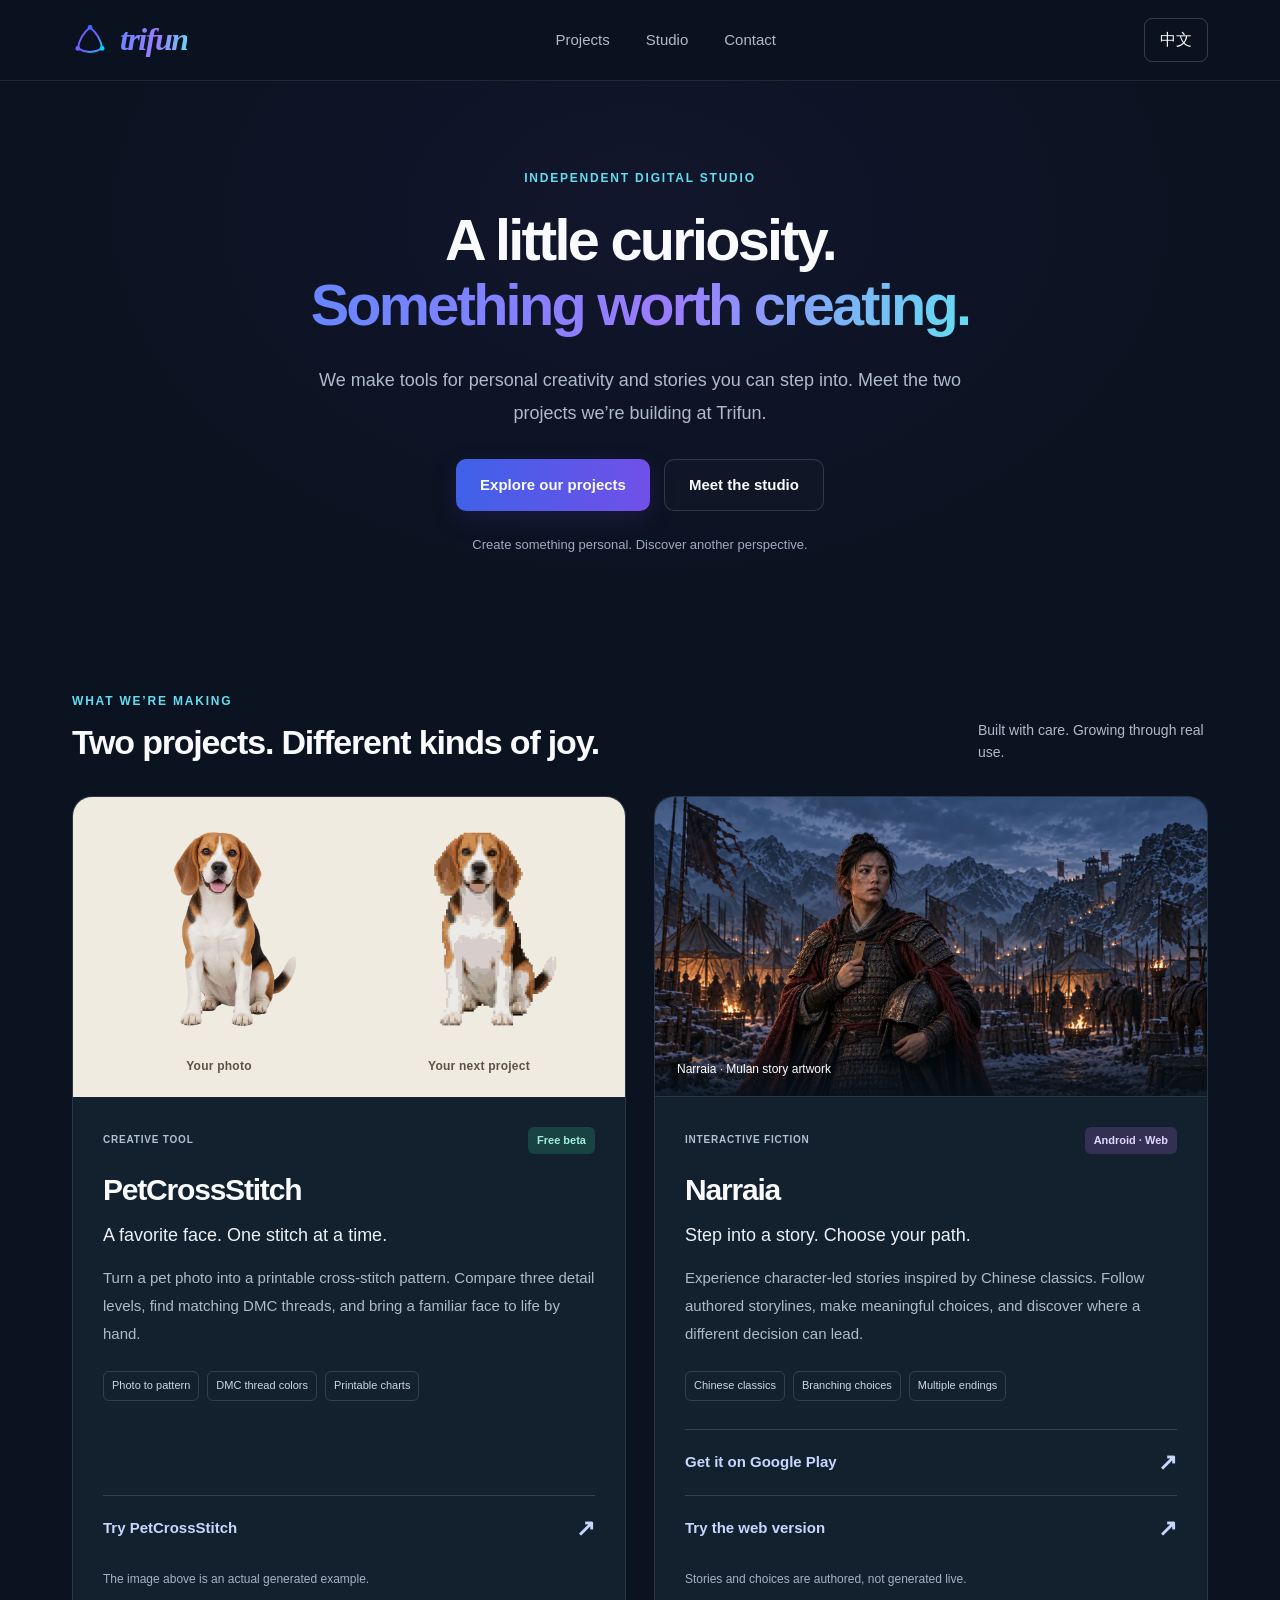
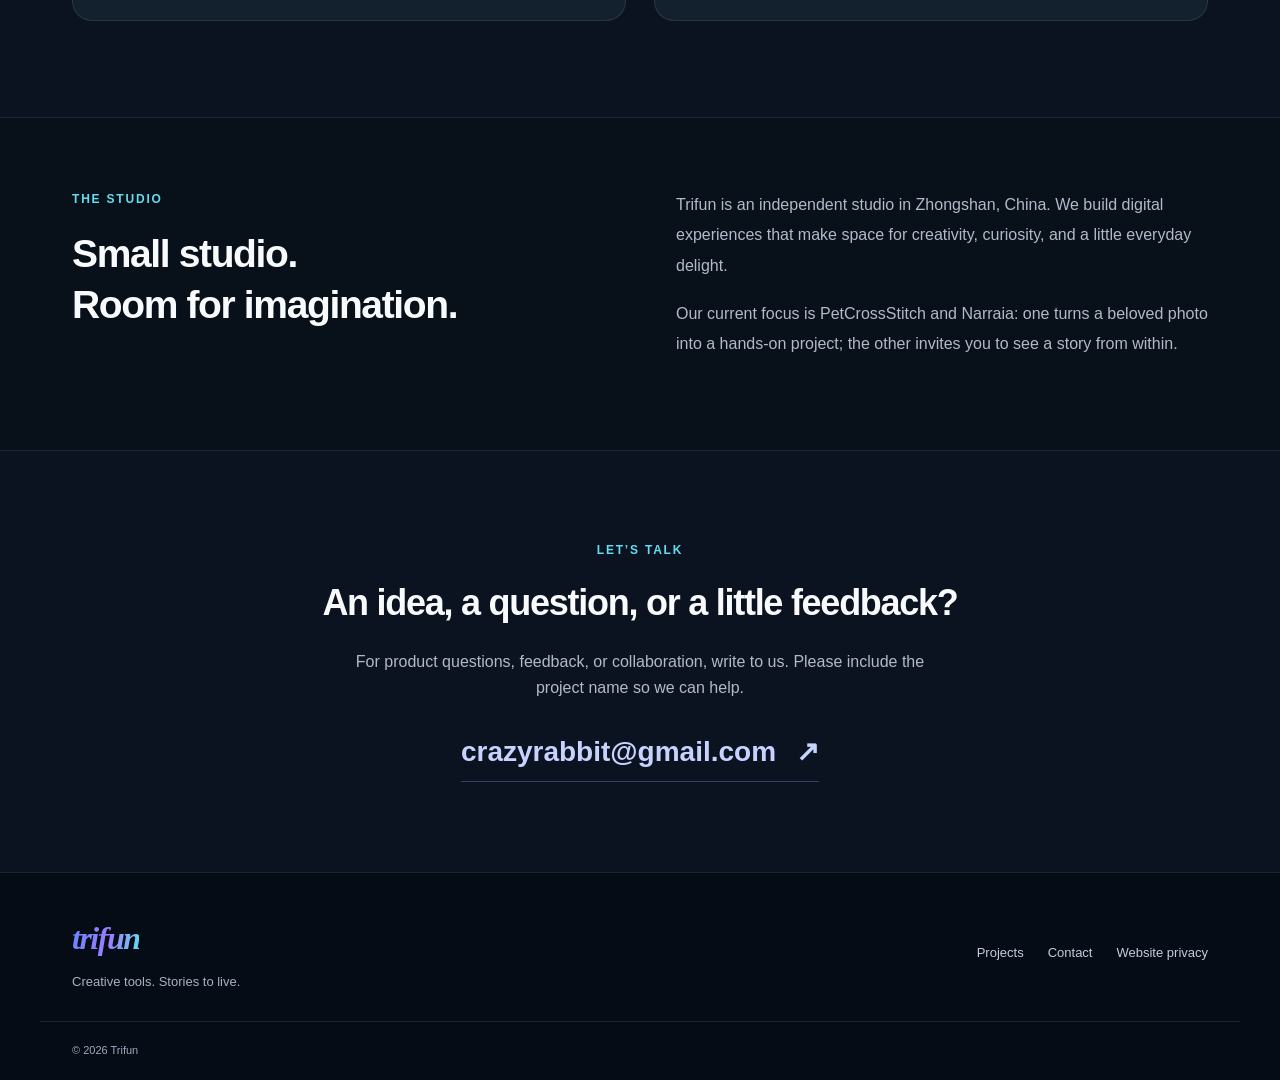
<file: index.html>
<!doctype html><html lang="en"><head><meta charset="UTF-8"><meta name="viewport" content="width=device-width, initial-scale=1">
<meta name="google-site-verification" content="fvUn4S6JW9ib2L2KeIVXr1EP-e-SXwjg8gh4dw78Oks">
<title>Trifun — Creative tools & interactive stories</title>
<meta name="description" content="Trifun is an independent digital studio building PetCrossStitch, a pet photo to cross-stitch tool, and Narraia, an interactive fiction experience.">
<meta property="og:title" content="Trifun — Creative tools & interactive stories"><meta property="og:description" content="Meet PetCrossStitch and Narraia. Two projects, one curious studio."><meta property="og:type" content="website"><meta property="og:url" content="https://trifun.bot.cd/"><meta name="theme-color" content="#0b1220"><link rel="canonical" href="https://trifun.bot.cd/"><link rel="icon" href="data:image/svg+xml,%3Csvg xmlns='http://www.w3.org/2000/svg' viewBox='0 0 240 240'%3E%3Cdefs%3E%3ClinearGradient id='g' x1='0' y1='0' x2='1' y2='1'%3E%3Cstop offset='0' stop-color='%233E6BFF'/%3E%3Cstop offset='0.5' stop-color='%237C5CFF'/%3E%3Cstop offset='1' stop-color='%2300D4FF'/%3E%3C/linearGradient%3E%3C/defs%3E%3Cpath d='M120 36 Q 52 88, 39 176' stroke='url(%23g)' stroke-width='13' stroke-linecap='round' fill='none'/%3E%3Cpath d='M39 176 Q 120 224, 201 176' stroke='url(%23g)' stroke-width='13' stroke-linecap='round' fill='none'/%3E%3Cpath d='M201 176 Q 188 88, 120 36' stroke='url(%23g)' stroke-width='13' stroke-linecap='round' fill='none'/%3E%3Ccircle cx='120' cy='36' r='16' fill='%233E6BFF'/%3E%3Ccircle cx='39' cy='176' r='16' fill='%237C5CFF'/%3E%3Ccircle cx='201' cy='176' r='16' fill='%2300D4FF'/%3E%3C/svg%3E" /><link rel="stylesheet" href="styles.css"><script src="site.js" defer></script></head><body><a class="skip-link" href="#main"><span data-en="Skip to content" data-zh="跳到正文" >Skip to content</span></a><header><div class="container header-inner"><a href="#top" class="logo-group" aria-label="Trifun home"><svg class="logo-svg" viewBox="0 0 240 240" fill="none" xmlns="http://www.w3.org/2000/svg">
        <defs>
          <linearGradient id="headerLogoGrad" x1="0" y1="0" x2="1" y2="1">
            <stop offset="0" stop-color="#3E6BFF"/>
            <stop offset="0.5" stop-color="#7C5CFF"/>
            <stop offset="1" stop-color="#00D4FF"/>
          </linearGradient>
        </defs>
        <path d="M120 36 Q 52 88, 39 176" stroke="url(#headerLogoGrad)" stroke-width="13" stroke-linecap="round"/>
        <path d="M39 176 Q 120 224, 201 176" stroke="url(#headerLogoGrad)" stroke-width="13" stroke-linecap="round"/>
        <path d="M201 176 Q 188 88, 120 36" stroke="url(#headerLogoGrad)" stroke-width="13" stroke-linecap="round"/>
        <circle cx="120" cy="36" r="16" fill="#3E6BFF"/>
        <circle cx="39" cy="176" r="16" fill="#7C5CFF"/>
        <circle cx="201" cy="176" r="16" fill="#00D4FF"/>
      </svg><span class="wordmark">trifun</span></a><nav class="desktop" aria-label="Main navigation"><a href="#projects" class=""><span data-en="Projects" data-zh="项目" >Projects</span></a><a href="#studio" class=""><span data-en="Studio" data-zh="工作室" >Studio</span></a><a href="#contact" class=""><span data-en="Contact" data-zh="联系" >Contact</span></a></nav><div class="header-actions"><button id="language" type="button" aria-label="切换为中文">中文</button><button class="burger" id="burgerBtn" type="button" aria-label="Menu" aria-expanded="false" aria-controls="mobileMenu"><span></span><span></span><span></span></button></div></div><nav class="container mobile-menu" id="mobileMenu" aria-label="Mobile navigation" hidden><a href="#projects" class=""><span data-en="Projects" data-zh="项目" >Projects</span></a><a href="#studio" class=""><span data-en="Studio" data-zh="工作室" >Studio</span></a><a href="#contact" class=""><span data-en="Contact" data-zh="联系" >Contact</span></a></nav></header><main id="main"><section class="hero container" id="top"><p class="eyebrow"><span data-en="INDEPENDENT DIGITAL STUDIO" data-zh="独立数字创意工作室" >INDEPENDENT DIGITAL STUDIO</span></p><h1><span data-en="A little curiosity." data-zh="从一点好奇开始。" >A little curiosity.</span><br><span class="gradient"><span data-en="Something worth creating." data-zh="创造值得投入的乐趣。" >Something worth creating.</span></span></h1><p class="hero-sub"><span data-en="We make tools for personal creativity and stories you can step into. Meet the two projects we’re building at Trifun." data-zh="我们打造让创意落地的工具，也创作让人走进其中的故事。这是 Trifun 正在用心打磨的两个项目。" >We make tools for personal creativity and stories you can step into. Meet the two projects we’re building at Trifun.</span></p><div class="cta-row"><a href="#projects" class="btn btn-primary"><span data-en="Explore our projects" data-zh="探索我们的项目" >Explore our projects</span></a><a href="#studio" class="btn btn-secondary"><span data-en="Meet the studio" data-zh="认识工作室" >Meet the studio</span></a></div><p class="hero-note"><span data-en="Create something personal. Discover another perspective." data-zh="留住珍贵的日常，体验不同的人生。" >Create something personal. Discover another perspective.</span></p></section><section class="section container" id="projects"><span id="games" class="anchor-alias" aria-hidden="true"></span><div class="section-heading"><div><p class="eyebrow"><span data-en="WHAT WE’RE MAKING" data-zh="我们正在创造" >WHAT WE’RE MAKING</span></p><h2><span data-en="Two projects. Different kinds of joy." data-zh="两个项目，两种乐趣。" >Two projects. Different kinds of joy.</span></h2></div><p><span data-en="Built with care. Growing through real use." data-zh="从真实体验出发，一步步打磨。" >Built with care. Growing through real use.</span></p></div><div class="project-grid"><article class="project-card" id="petcrossstitch"><div class="pet-visual"><figure><img src="assets/pet-photo.webp" width="600" height="800" alt="Beagle photo with the background removed" data-alt-en="Beagle photo with the background removed" data-alt-zh="移除背景后的比格犬照片" fetchpriority="high"><figcaption><span data-en="Your photo" data-zh="宠物照片" >Your photo</span></figcaption></figure><figure><img src="assets/pet-pattern.png" width="900" height="1200" alt="Cross-stitch pattern generated from the same beagle photo" data-alt-en="Cross-stitch pattern generated from the same beagle photo" data-alt-zh="由同一张比格犬照片生成的十字绣图案"><figcaption><span data-en="Your next project" data-zh="下一份手作" >Your next project</span></figcaption></figure></div><div class="project-body"><div class="project-meta"><span data-en="CREATIVE TOOL" data-zh="创作工具" >CREATIVE TOOL</span><span class="status"><span data-en="Free beta" data-zh="免费测试版" >Free beta</span></span></div><h3>PetCrossStitch</h3><p class="project-tagline"><span data-en="A favorite face. One stitch at a time." data-zh="把心爱的宠物，绣进日常。" >A favorite face. One stitch at a time.</span></p><p class="project-description"><span data-en="Turn a pet photo into a printable cross-stitch pattern. Compare three detail levels, find matching DMC threads, and bring a familiar face to life by hand." data-zh="将宠物照片变成可打印的十字绣图纸。比较三种细节等级，匹配真实 DMC 绣线，用一针一线留住熟悉的模样。" >Turn a pet photo into a printable cross-stitch pattern. Compare three detail levels, find matching DMC threads, and bring a familiar face to life by hand.</span></p><ul class="tags"><li><span data-en="Photo to pattern" data-zh="照片转图纸" >Photo to pattern</span></li><li><span data-en="DMC thread colors" data-zh="DMC 绣线配色" >DMC thread colors</span></li><li><span data-en="Printable charts" data-zh="可打印图纸" >Printable charts</span></li></ul><a class="project-link" href="https://petcrossstitch.us.ci/"><span data-en="Try PetCrossStitch" data-zh="体验 PetCrossStitch" >Try PetCrossStitch</span> <span aria-hidden="true">↗</span></a><p class="project-note"><span data-en="The image above is an actual generated example." data-zh="上图为同一张照片的真实生成示例。" >The image above is an actual generated example.</span></p></div></article>
<article class="project-card" id="narraia"><figure class="novel-visual"><img src="assets/narraia-mulan.webp" width="1600" height="900" alt="Mulan in a mountain encampment, story artwork from Narraia" data-alt-en="Mulan in a mountain encampment, story artwork from Narraia" data-alt-zh="山间军营中的花木兰，来自 Narraia 的故事美术"><figcaption><span data-en="Narraia · Mulan story artwork" data-zh="Narraia · 花木兰故事美术" >Narraia · Mulan story artwork</span></figcaption></figure><div class="project-body"><div class="project-meta"><span data-en="INTERACTIVE FICTION" data-zh="互动小说" >INTERACTIVE FICTION</span><span class="status purple"><span data-en="Android · Web" data-zh="Android · 网页版" >Android · Web</span></span></div><h3>Narraia</h3><p class="project-tagline"><span data-en="Step into a story. Choose your path." data-zh="走进故事，作出你的选择。" >Step into a story. Choose your path.</span></p><p class="project-description"><span data-en="Experience character-led stories inspired by Chinese classics. Follow authored storylines, make meaningful choices, and discover where a different decision can lead." data-zh="以角色的视角走进中国经典故事。在精心编写的剧情中作出选择，探索人物关系与不同结局，感受另一种人生。" >Experience character-led stories inspired by Chinese classics. Follow authored storylines, make meaningful choices, and discover where a different decision can lead.</span></p><ul class="tags"><li><span data-en="Chinese classics" data-zh="中国经典故事" >Chinese classics</span></li><li><span data-en="Branching choices" data-zh="分支选择" >Branching choices</span></li><li><span data-en="Multiple endings" data-zh="多种结局" >Multiple endings</span></li></ul><a class="project-link" href="https://play.google.com/store/apps/details?id=com.narraia.ai"><span data-en="Get it on Google Play" data-zh="在 Google Play 下载">Get it on Google Play</span> <span aria-hidden="true">↗</span></a><a class="project-link" href="https://narraia.cn.mt/"><span data-en="Try the web version" data-zh="体验网页版">Try the web version</span> <span aria-hidden="true">↗</span></a><p class="project-note"><span data-en="Stories and choices are authored, not generated live." data-zh="剧情与选项由作者编写，并非实时生成。" >Stories and choices are authored, not generated live.</span></p></div></article></div></section><section class="studio section" id="studio"><div class="container studio-grid"><div><p class="eyebrow"><span data-en="THE STUDIO" data-zh="关于工作室" >THE STUDIO</span></p><h2><span data-en="Small studio." data-zh="小小工作室。" >Small studio.</span><br><span data-en="Room for imagination." data-zh="想象力，大有空间。" >Room for imagination.</span></h2></div><div class="studio-copy"><p><span data-en="Trifun is an independent studio in Zhongshan, China. We build digital experiences that make space for creativity, curiosity, and a little everyday delight." data-zh="Trifun 是位于中国中山的独立工作室。我们通过数字产品，为创作、探索和日常生活中的小小乐趣留出空间。" >Trifun is an independent studio in Zhongshan, China. We build digital experiences that make space for creativity, curiosity, and a little everyday delight.</span></p><p><span data-en="Our current focus is PetCrossStitch and Narraia: one turns a beloved photo into a hands-on project; the other invites you to see a story from within." data-zh="目前我们专注于 PetCrossStitch 和 Narraia：一个让珍爱的照片变成亲手完成的作品，一个让你走进故事，体验角色的选择。" >Our current focus is PetCrossStitch and Narraia: one turns a beloved photo into a hands-on project; the other invites you to see a story from within.</span></p></div></div></section><section class="section contact container" id="contact"><p class="eyebrow"><span data-en="LET’S TALK" data-zh="与我们联系" >LET’S TALK</span></p><h2><span data-en="An idea, a question, or a little feedback?" data-zh="有想法、有疑问，或想聊聊体验？" >An idea, a question, or a little feedback?</span></h2><p><span data-en="For product questions, feedback, or collaboration, write to us. Please include the project name so we can help." data-zh="欢迎来信咨询产品、反馈体验或洽谈合作。请注明项目名称，方便我们了解你的问题。" >For product questions, feedback, or collaboration, write to us. Please include the project name so we can help.</span></p><a class="email-link" href="mailto:crazyrabbit@gmail.com">crazyrabbit@gmail.com <span aria-hidden="true">↗</span></a></section></main><footer><div class="container footer-inner"><div><a class="wordmark" href="#top">trifun</a><p><span data-en="Creative tools. Stories to live." data-zh="创作的工具，走进的故事。" >Creative tools. Stories to live.</span></p></div><nav aria-label="Footer"><a href="#projects" class=""><span data-en="Projects" data-zh="项目" >Projects</span></a><a href="#contact" class=""><span data-en="Contact" data-zh="联系" >Contact</span></a><a href="privacy.html" class=""><span data-en="Website privacy" data-zh="网站隐私说明" >Website privacy</span></a></nav></div><div class="container bottom-bar"><span>© 2026 Trifun</span></div></footer></body></html>
</file>
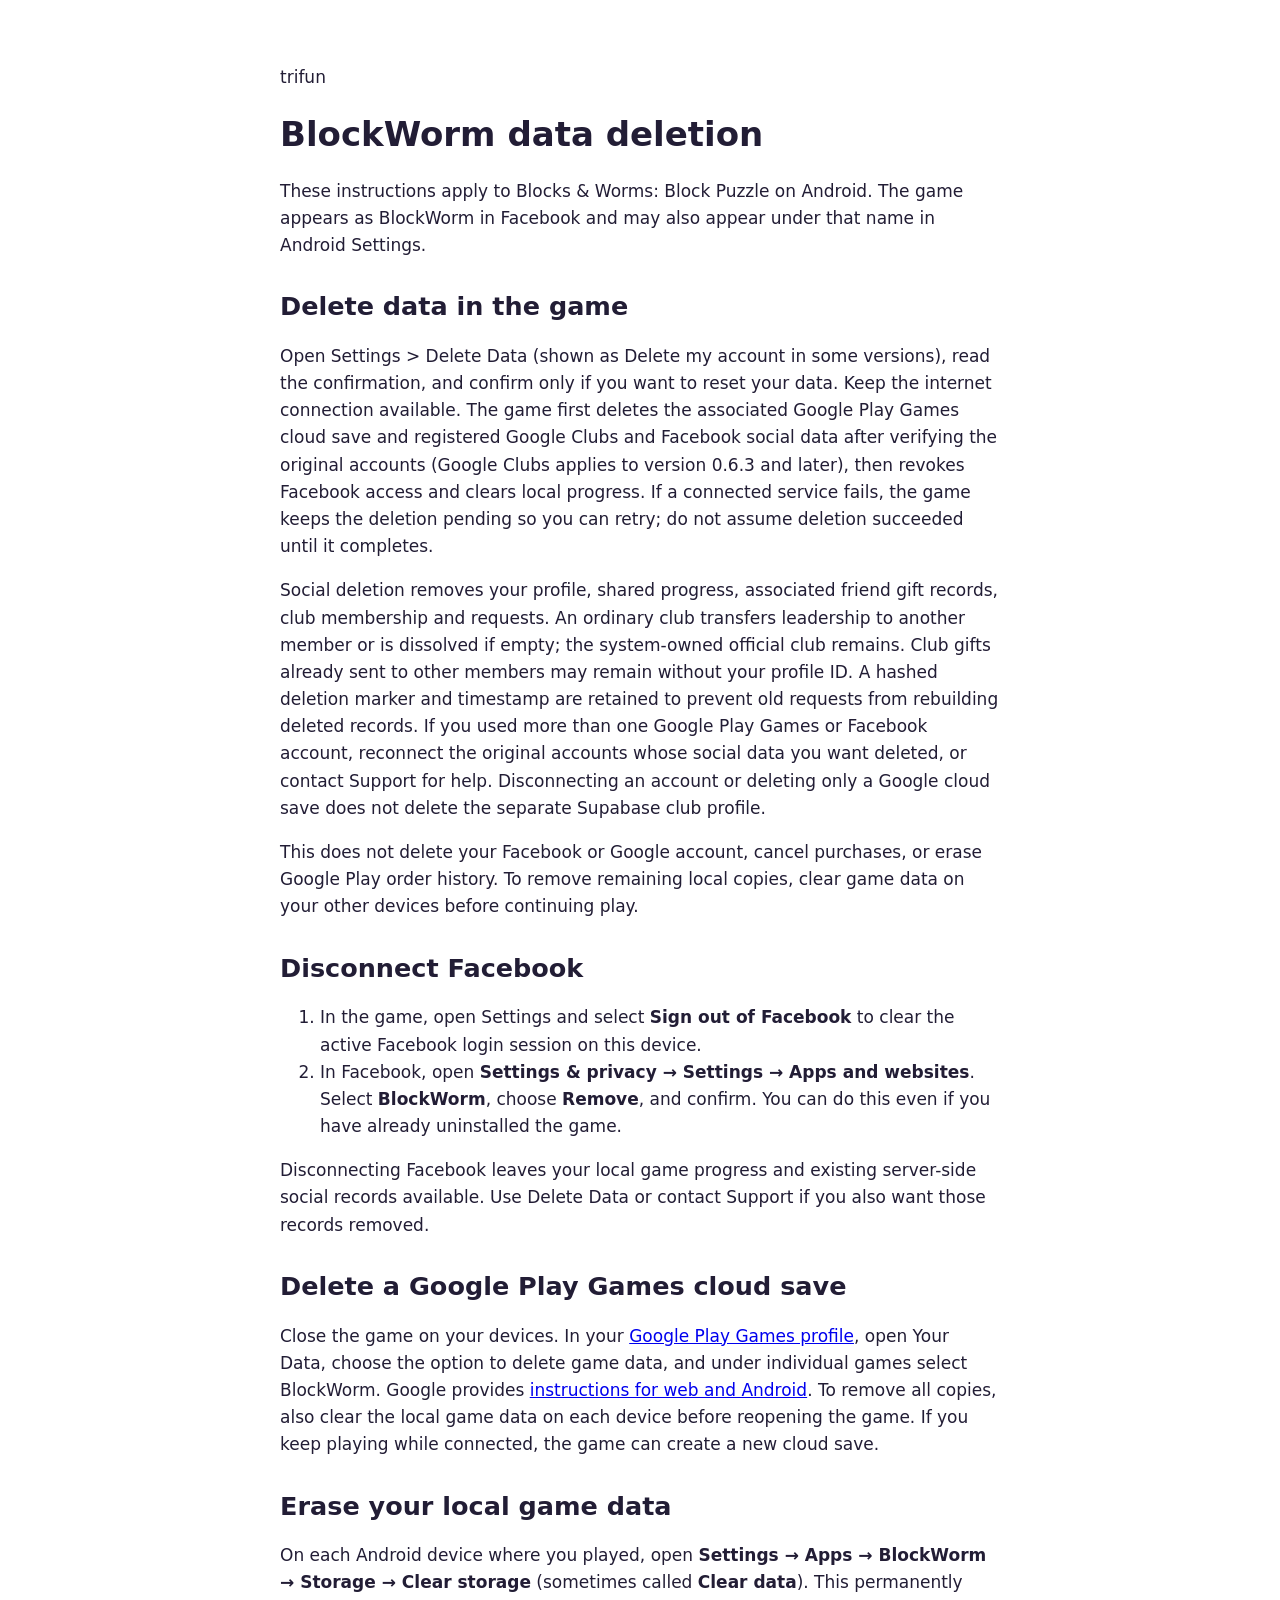
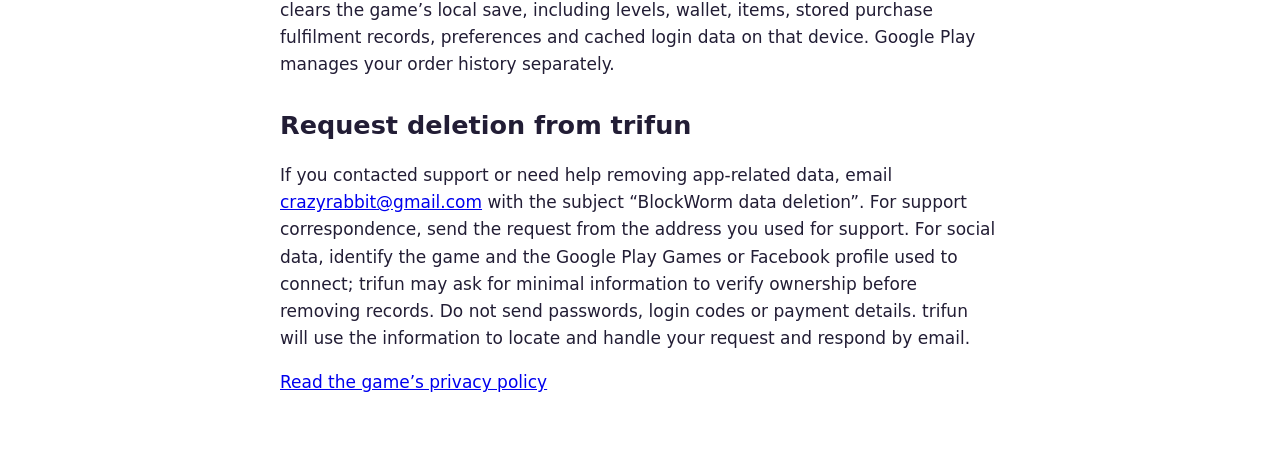
<file: blocks-and-worms-data-deletion.html>
<!doctype html><html lang="en"><meta charset="utf-8"><meta name="viewport" content="width=device-width,initial-scale=1"><title>BlockWorm Data Deletion | trifun</title><style>body{max-width:45rem;margin:4rem auto;padding:0 1.2rem;font:17px/1.6 system-ui;color:#221d35}h1,h2{line-height:1.2}h2{margin-top:2rem}</style><main><p>trifun</p><h1>BlockWorm data deletion</h1><p>These instructions apply to Blocks &amp; Worms: Block Puzzle on Android. The game appears as BlockWorm in Facebook and may also appear under that name in Android Settings.</p>
<h2>Delete data in the game</h2><p>Open Settings &gt; Delete Data (shown as Delete my account in some versions), read the confirmation, and confirm only if you want to reset your data. Keep the internet connection available. The game first deletes the associated Google Play Games cloud save and registered Google Clubs and Facebook social data after verifying the original accounts (Google Clubs applies to version 0.6.3 and later), then revokes Facebook access and clears local progress. If a connected service fails, the game keeps the deletion pending so you can retry; do not assume deletion succeeded until it completes.</p><p>Social deletion removes your profile, shared progress, associated friend gift records, club membership and requests. An ordinary club transfers leadership to another member or is dissolved if empty; the system-owned official club remains. Club gifts already sent to other members may remain without your profile ID. A hashed deletion marker and timestamp are retained to prevent old requests from rebuilding deleted records. If you used more than one Google Play Games or Facebook account, reconnect the original accounts whose social data you want deleted, or contact Support for help. Disconnecting an account or deleting only a Google cloud save does not delete the separate Supabase club profile.</p><p>This does not delete your Facebook or Google account, cancel purchases, or erase Google Play order history. To remove remaining local copies, clear game data on your other devices before continuing play.</p><h2>Disconnect Facebook</h2><ol><li>In the game, open Settings and select <strong>Sign out of Facebook</strong> to clear the active Facebook login session on this device.</li><li>In Facebook, open <strong>Settings &amp; privacy → Settings → Apps and websites</strong>. Select <strong>BlockWorm</strong>, choose <strong>Remove</strong>, and confirm. You can do this even if you have already uninstalled the game.</li></ol><p>Disconnecting Facebook leaves your local game progress and existing server-side social records available. Use Delete Data or contact Support if you also want those records removed.</p>
<h2>Delete a Google Play Games cloud save</h2><p>Close the game on your devices. In your <a href="https://play.google.com/games/profile">Google Play Games profile</a>, open Your Data, choose the option to delete game data, and under individual games select BlockWorm. Google provides <a href="https://support.google.com/googleplay/answer/9130646">instructions for web and Android</a>. To remove all copies, also clear the local game data on each device before reopening the game. If you keep playing while connected, the game can create a new cloud save.</p><h2>Erase your local game data</h2><p>On each Android device where you played, open <strong>Settings → Apps → BlockWorm → Storage → Clear storage</strong> (sometimes called <strong>Clear data</strong>). This permanently clears the game’s local save, including levels, wallet, items, stored purchase fulfilment records, preferences and cached login data on that device. Google Play manages your order history separately.</p>
<h2>Request deletion from trifun</h2><p>If you contacted support or need help removing app-related data, email <a href="mailto:crazyrabbit@gmail.com?subject=BlockWorm%20data%20deletion">crazyrabbit@gmail.com</a> with the subject “BlockWorm data deletion”. For support correspondence, send the request from the address you used for support. For social data, identify the game and the Google Play Games or Facebook profile used to connect; trifun may ask for minimal information to verify ownership before removing records. Do not send passwords, login codes or payment details. trifun will use the information to locate and handle your request and respond by email.</p><p><a href="blocks-and-worms-privacy.html">Read the game’s privacy policy</a></p></main></html>
</file>
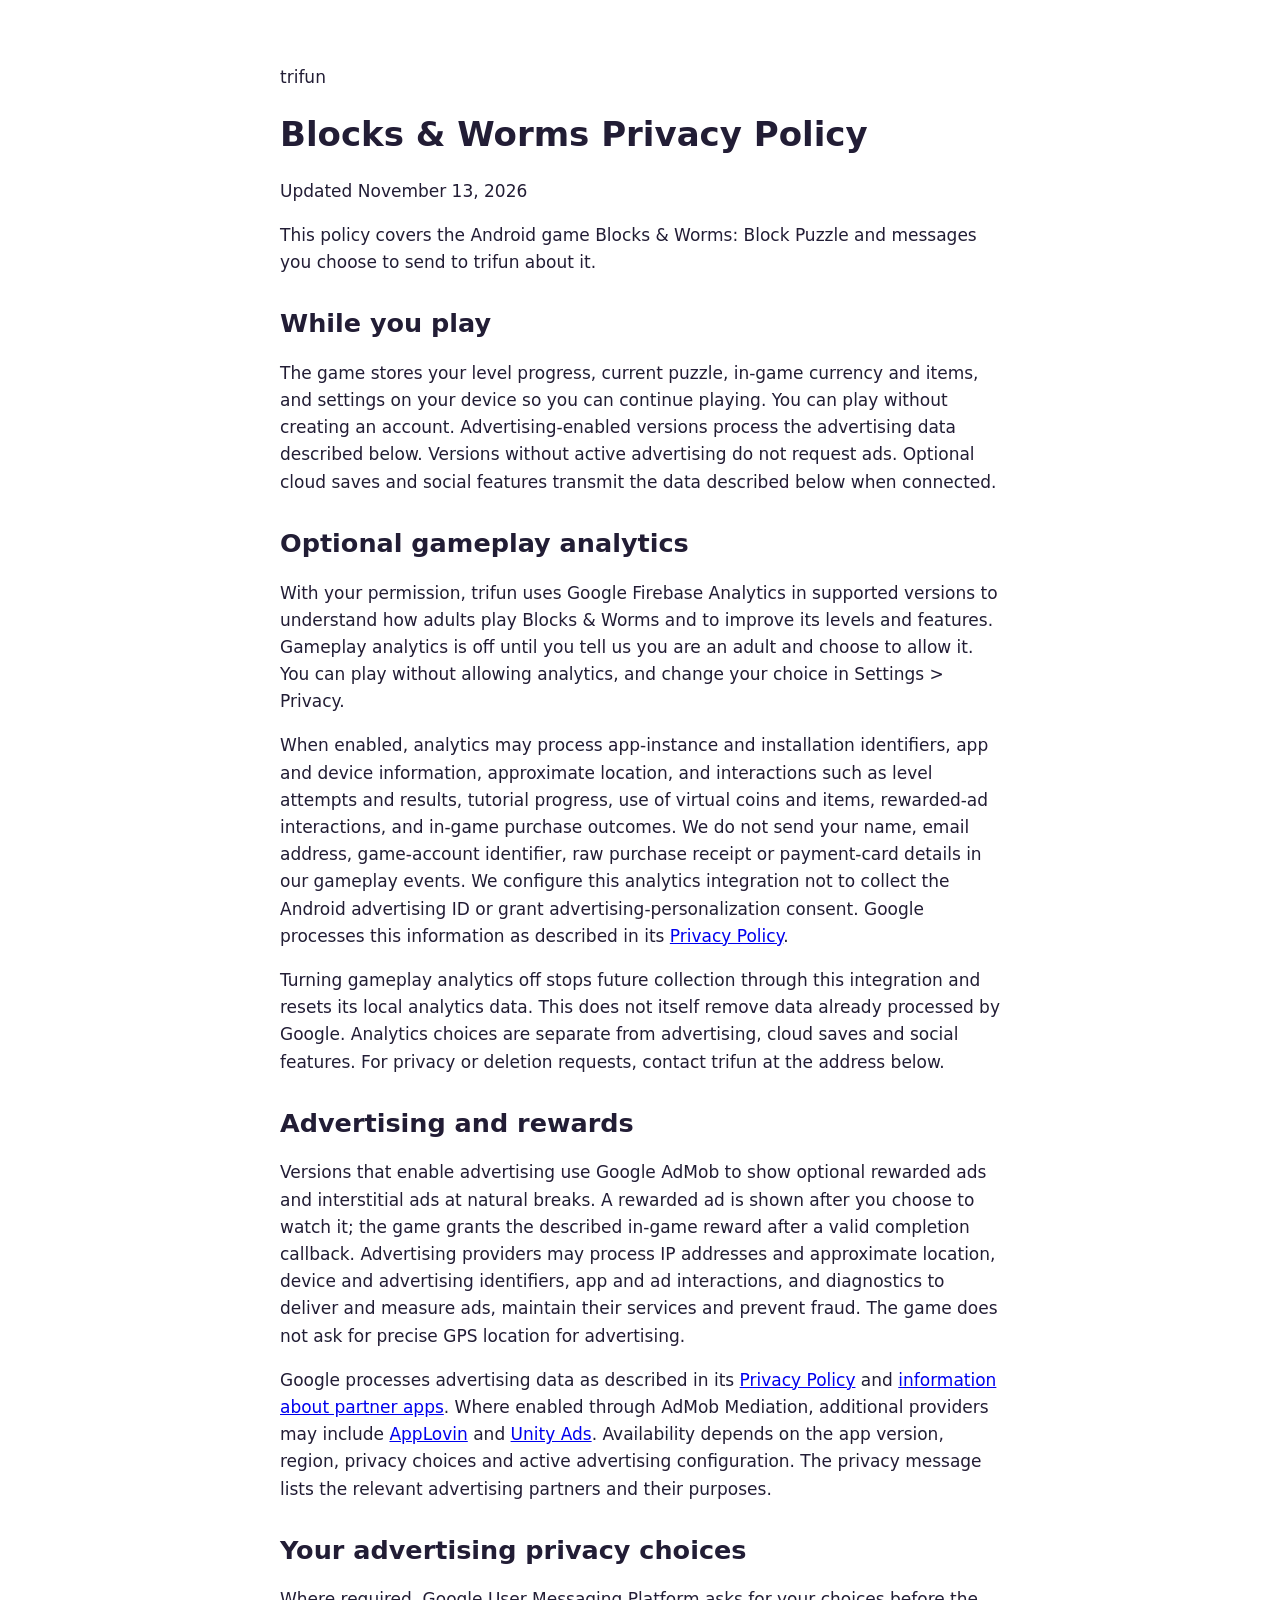
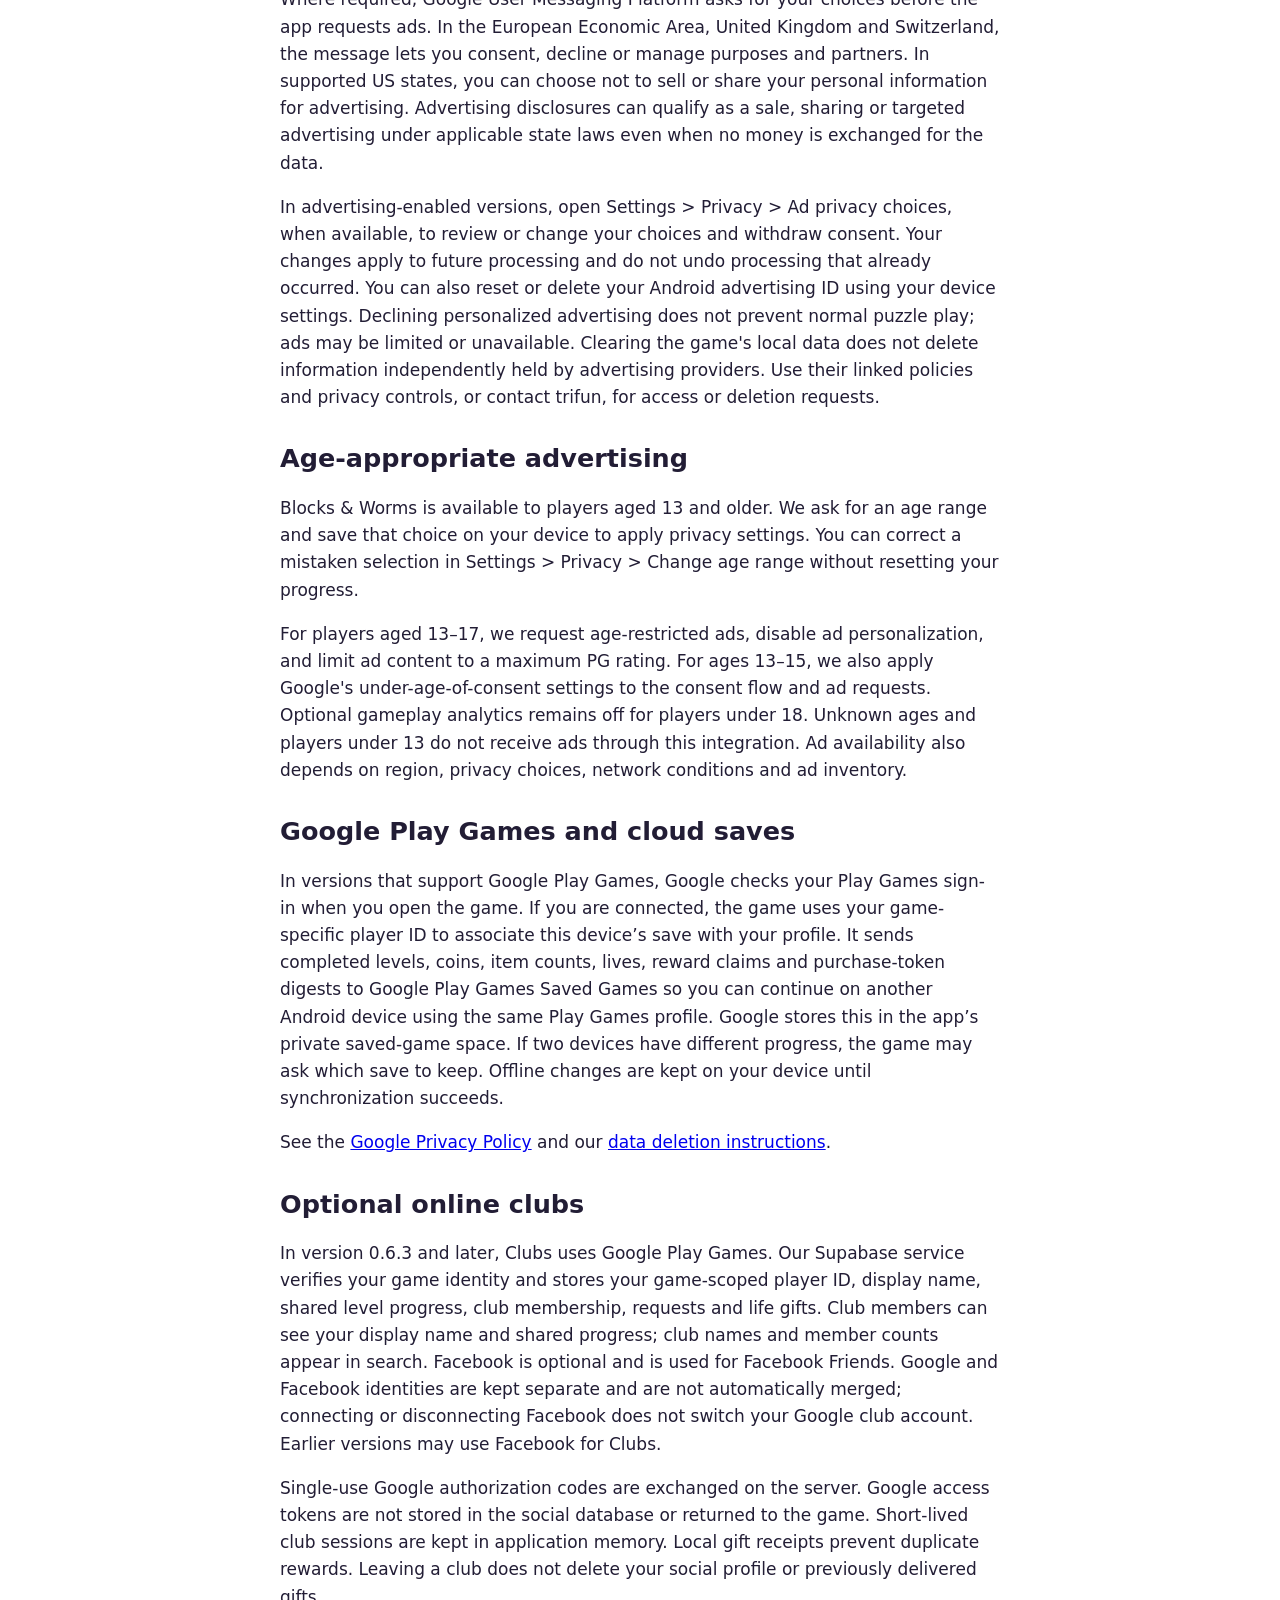
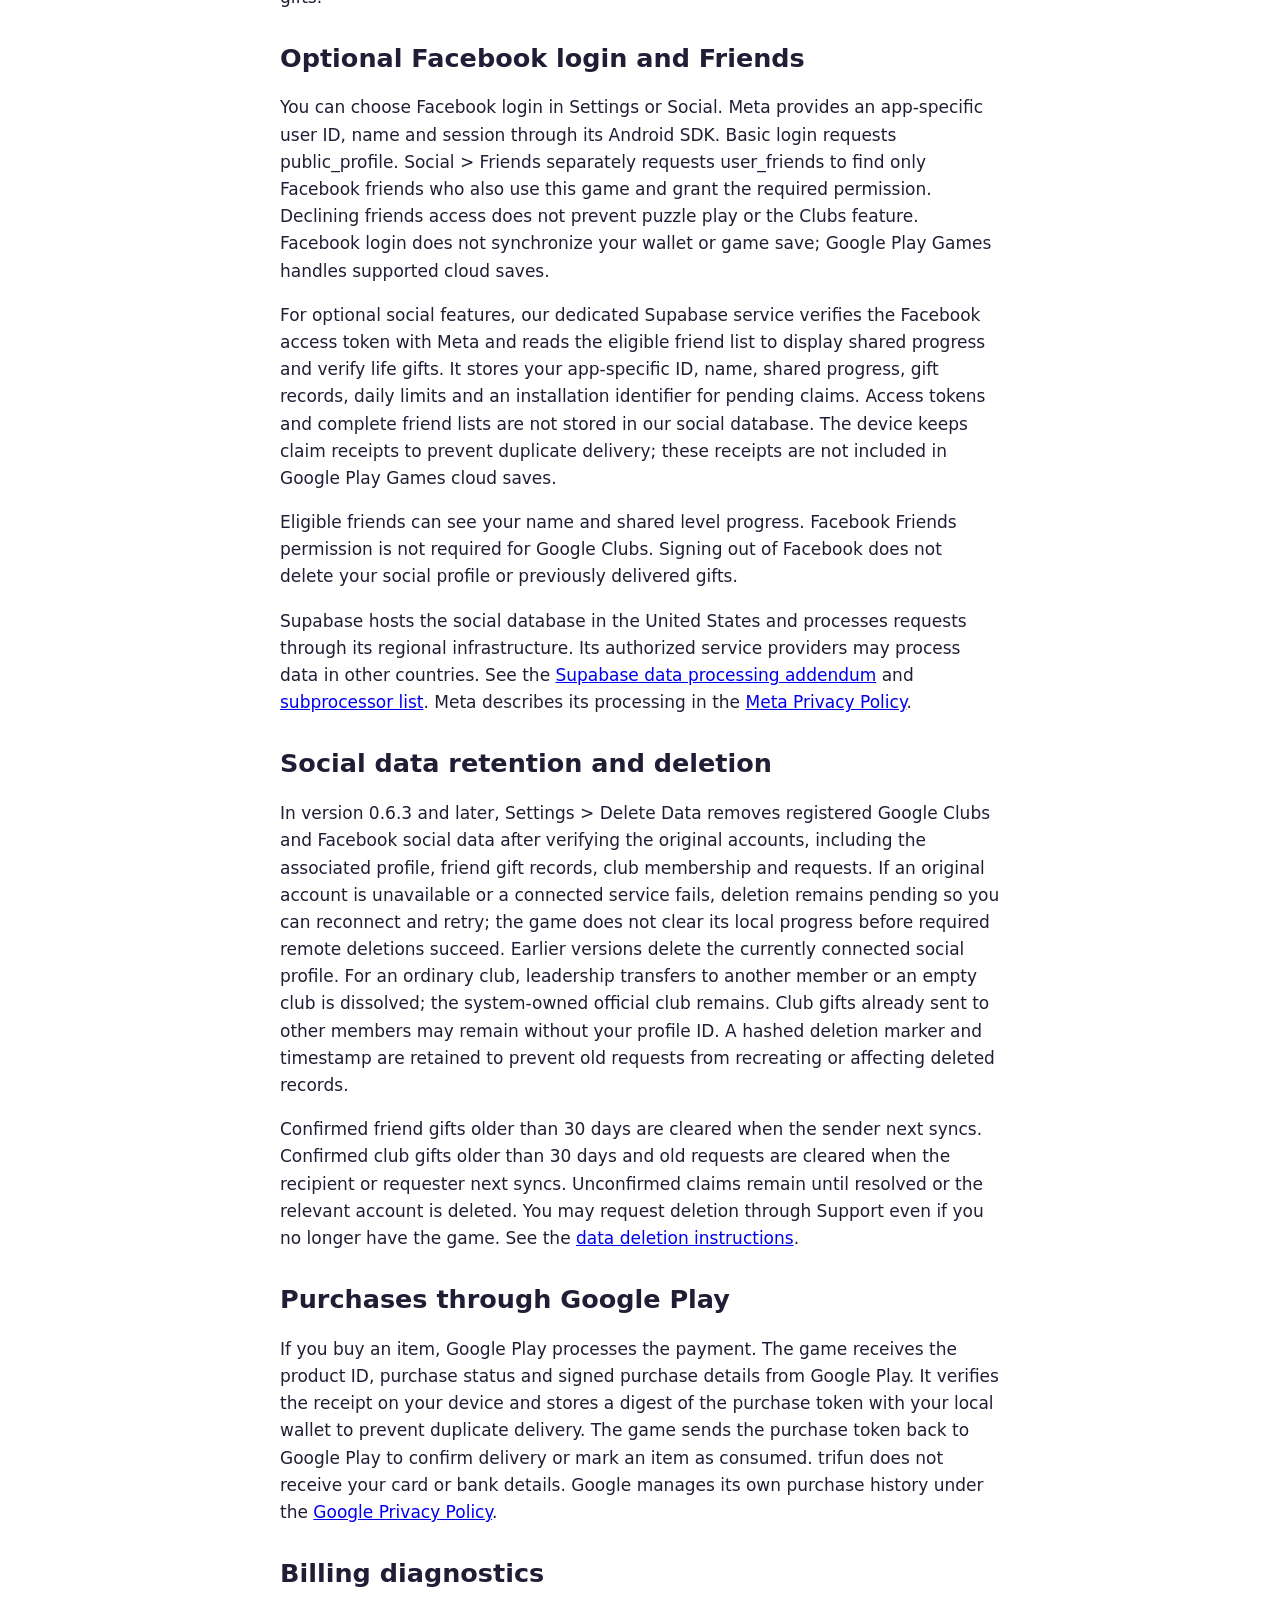
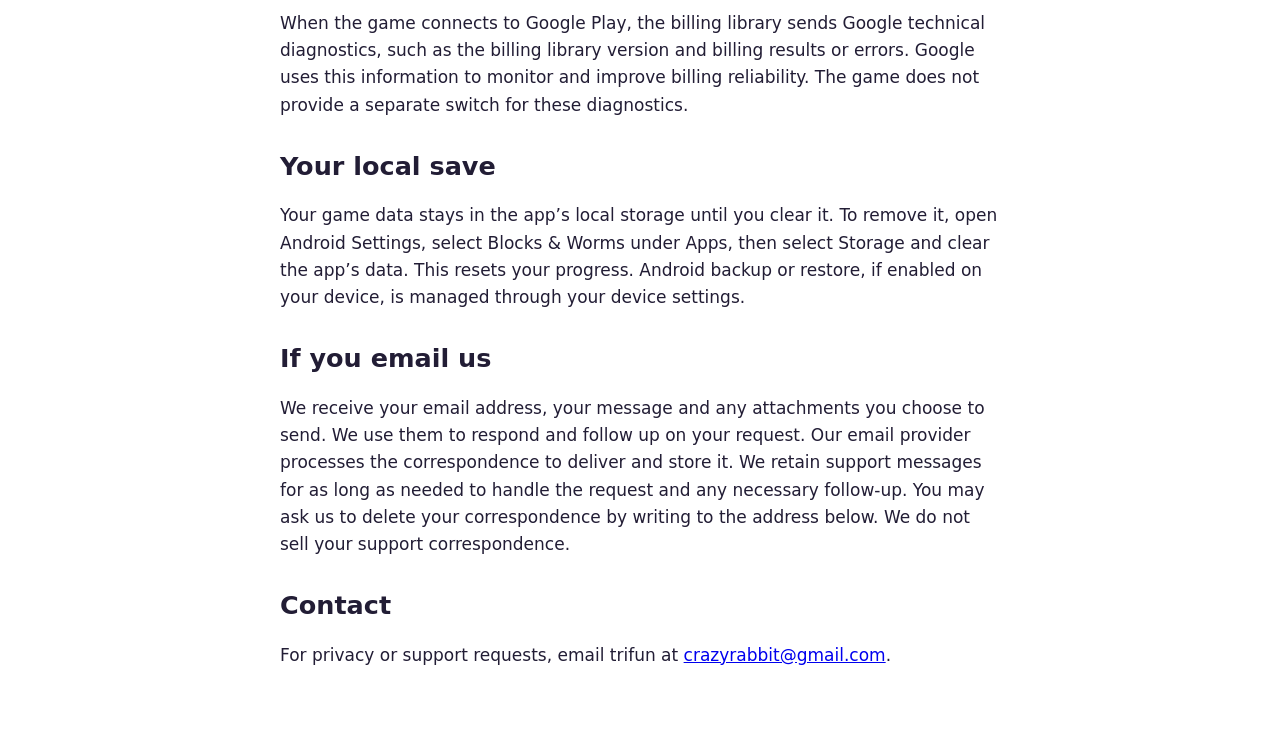
<file: blocks-and-worms-privacy.html>
<!doctype html><html lang="en"><meta charset="utf-8"><meta name="viewport" content="width=device-width,initial-scale=1"><title>Blocks &amp; Worms Privacy Policy | trifun</title><style>body{max-width:45rem;margin:4rem auto;padding:0 1.2rem;font:17px/1.6 system-ui;color:#221d35}h1,h2{line-height:1.2}h2{margin-top:2rem}</style><main><p>trifun</p><h1>Blocks &amp; Worms Privacy Policy</h1><p>Updated November 13, 2026</p><p>This policy covers the Android game Blocks &amp; Worms: Block Puzzle and messages you choose to send to trifun about it.</p><h2>While you play</h2><p>The game stores your level progress, current puzzle, in-game currency and items, and settings on your device so you can continue playing. You can play without creating an account. Advertising-enabled versions process the advertising data described below. Versions without active advertising do not request ads. Optional cloud saves and social features transmit the data described below when connected.</p><h2>Optional gameplay analytics</h2><p>With your permission, trifun uses Google Firebase Analytics in supported versions to understand how adults play Blocks &amp; Worms and to improve its levels and features. Gameplay analytics is off until you tell us you are an adult and choose to allow it. You can play without allowing analytics, and change your choice in Settings &gt; Privacy.</p><p>When enabled, analytics may process app-instance and installation identifiers, app and device information, approximate location, and interactions such as level attempts and results, tutorial progress, use of virtual coins and items, rewarded-ad interactions, and in-game purchase outcomes. We do not send your name, email address, game-account identifier, raw purchase receipt or payment-card details in our gameplay events. We configure this analytics integration not to collect the Android advertising ID or grant advertising-personalization consent. Google processes this information as described in its <a href="https://policies.google.com/privacy">Privacy Policy</a>.</p><p>Turning gameplay analytics off stops future collection through this integration and resets its local analytics data. This does not itself remove data already processed by Google. Analytics choices are separate from advertising, cloud saves and social features. For privacy or deletion requests, contact trifun at the address below.</p><h2>Advertising and rewards</h2><p>Versions that enable advertising use Google AdMob to show optional rewarded ads and interstitial ads at natural breaks. A rewarded ad is shown after you choose to watch it; the game grants the described in-game reward after a valid completion callback. Advertising providers may process IP addresses and approximate location, device and advertising identifiers, app and ad interactions, and diagnostics to deliver and measure ads, maintain their services and prevent fraud. The game does not ask for precise GPS location for advertising.</p><p>Google processes advertising data as described in its <a href="https://policies.google.com/privacy">Privacy Policy</a> and <a href="https://policies.google.com/technologies/partner-sites">information about partner apps</a>. Where enabled through AdMob Mediation, additional providers may include <a href="https://www.applovin.com/privacy/">AppLovin</a> and <a href="https://unity.com/legal/privacy-policy">Unity Ads</a>. Availability depends on the app version, region, privacy choices and active advertising configuration. The privacy message lists the relevant advertising partners and their purposes.</p><h2>Your advertising privacy choices</h2><p>Where required, Google User Messaging Platform asks for your choices before the app requests ads. In the European Economic Area, United Kingdom and Switzerland, the message lets you consent, decline or manage purposes and partners. In supported US states, you can choose not to sell or share your personal information for advertising. Advertising disclosures can qualify as a sale, sharing or targeted advertising under applicable state laws even when no money is exchanged for the data.</p><p>In advertising-enabled versions, open Settings &gt; Privacy &gt; Ad privacy choices, when available, to review or change your choices and withdraw consent. Your changes apply to future processing and do not undo processing that already occurred. You can also reset or delete your Android advertising ID using your device settings. Declining personalized advertising does not prevent normal puzzle play; ads may be limited or unavailable. Clearing the game's local data does not delete information independently held by advertising providers. Use their linked policies and privacy controls, or contact trifun, for access or deletion requests.</p><h2>Age-appropriate advertising</h2><p>Blocks &amp; Worms is available to players aged 13 and older. We ask for an age range and save that choice on your device to apply privacy settings. You can correct a mistaken selection in Settings &gt; Privacy &gt; Change age range without resetting your progress.</p><p>For players aged 13–17, we request age-restricted ads, disable ad personalization, and limit ad content to a maximum PG rating. For ages 13–15, we also apply Google's under-age-of-consent settings to the consent flow and ad requests. Optional gameplay analytics remains off for players under 18. Unknown ages and players under 13 do not receive ads through this integration. Ad availability also depends on region, privacy choices, network conditions and ad inventory.</p><h2>Google Play Games and cloud saves</h2><p>In versions that support Google Play Games, Google checks your Play Games sign-in when you open the game. If you are connected, the game uses your game-specific player ID to associate this device’s save with your profile. It sends completed levels, coins, item counts, lives, reward claims and purchase-token digests to Google Play Games Saved Games so you can continue on another Android device using the same Play Games profile. Google stores this in the app’s private saved-game space. If two devices have different progress, the game may ask which save to keep. Offline changes are kept on your device until synchronization succeeds.</p><p>See the <a href="https://policies.google.com/privacy">Google Privacy Policy</a> and our <a href="blocks-and-worms-data-deletion.html">data deletion instructions</a>.</p><h2>Optional online clubs</h2><p>In version 0.6.3 and later, Clubs uses Google Play Games. Our Supabase service verifies your game identity and stores your game-scoped player ID, display name, shared level progress, club membership, requests and life gifts. Club members can see your display name and shared progress; club names and member counts appear in search. Facebook is optional and is used for Facebook Friends. Google and Facebook identities are kept separate and are not automatically merged; connecting or disconnecting Facebook does not switch your Google club account. Earlier versions may use Facebook for Clubs.</p><p>Single-use Google authorization codes are exchanged on the server. Google access tokens are not stored in the social database or returned to the game. Short-lived club sessions are kept in application memory. Local gift receipts prevent duplicate rewards. Leaving a club does not delete your social profile or previously delivered gifts.</p><h2>Optional Facebook login and Friends</h2><p>You can choose Facebook login in Settings or Social. Meta provides an app-specific user ID, name and session through its Android SDK. Basic login requests public_profile. Social &gt; Friends separately requests user_friends to find only Facebook friends who also use this game and grant the required permission. Declining friends access does not prevent puzzle play or the Clubs feature. Facebook login does not synchronize your wallet or game save; Google Play Games handles supported cloud saves.</p><p>For optional social features, our dedicated Supabase service verifies the Facebook access token with Meta and reads the eligible friend list to display shared progress and verify life gifts. It stores your app-specific ID, name, shared progress, gift records, daily limits and an installation identifier for pending claims. Access tokens and complete friend lists are not stored in our social database. The device keeps claim receipts to prevent duplicate delivery; these receipts are not included in Google Play Games cloud saves.</p><p>Eligible friends can see your name and shared level progress. Facebook Friends permission is not required for Google Clubs. Signing out of Facebook does not delete your social profile or previously delivered gifts.</p><p>Supabase hosts the social database in the United States and processes requests through its regional infrastructure. Its authorized service providers may process data in other countries. See the <a href="https://supabase.com/legal/customer-resources/data-processing-addendum">Supabase data processing addendum</a> and <a href="https://supabase.com/legal/customer-resources/subprocessor-list">subprocessor list</a>. Meta describes its processing in the <a href="https://www.facebook.com/privacy/policy/">Meta Privacy Policy</a>.</p><h2>Social data retention and deletion</h2><p>In version 0.6.3 and later, Settings &gt; Delete Data removes registered Google Clubs and Facebook social data after verifying the original accounts, including the associated profile, friend gift records, club membership and requests. If an original account is unavailable or a connected service fails, deletion remains pending so you can reconnect and retry; the game does not clear its local progress before required remote deletions succeed. Earlier versions delete the currently connected social profile. For an ordinary club, leadership transfers to another member or an empty club is dissolved; the system-owned official club remains. Club gifts already sent to other members may remain without your profile ID. A hashed deletion marker and timestamp are retained to prevent old requests from recreating or affecting deleted records.</p><p>Confirmed friend gifts older than 30 days are cleared when the sender next syncs. Confirmed club gifts older than 30 days and old requests are cleared when the recipient or requester next syncs. Unconfirmed claims remain until resolved or the relevant account is deleted. You may request deletion through Support even if you no longer have the game. See the <a href="blocks-and-worms-data-deletion.html">data deletion instructions</a>.</p><h2>Purchases through Google Play</h2><p>If you buy an item, Google Play processes the payment. The game receives the product ID, purchase status and signed purchase details from Google Play. It verifies the receipt on your device and stores a digest of the purchase token with your local wallet to prevent duplicate delivery. The game sends the purchase token back to Google Play to confirm delivery or mark an item as consumed. trifun does not receive your card or bank details. Google manages its own purchase history under the <a href="https://policies.google.com/privacy">Google Privacy Policy</a>.</p><h2>Billing diagnostics</h2><p>When the game connects to Google Play, the billing library sends Google technical diagnostics, such as the billing library version and billing results or errors. Google uses this information to monitor and improve billing reliability. The game does not provide a separate switch for these diagnostics.</p><h2>Your local save</h2><p>Your game data stays in the app’s local storage until you clear it. To remove it, open Android Settings, select Blocks &amp; Worms under Apps, then select Storage and clear the app’s data. This resets your progress. Android backup or restore, if enabled on your device, is managed through your device settings.</p><h2>If you email us</h2><p>We receive your email address, your message and any attachments you choose to send. We use them to respond and follow up on your request. Our email provider processes the correspondence to deliver and store it. We retain support messages for as long as needed to handle the request and any necessary follow-up. You may ask us to delete your correspondence by writing to the address below. We do not sell your support correspondence.</p><h2>Contact</h2><p>For privacy or support requests, email trifun at <a href="mailto:crazyrabbit@gmail.com">crazyrabbit@gmail.com</a>.</p></main></html>
</file>
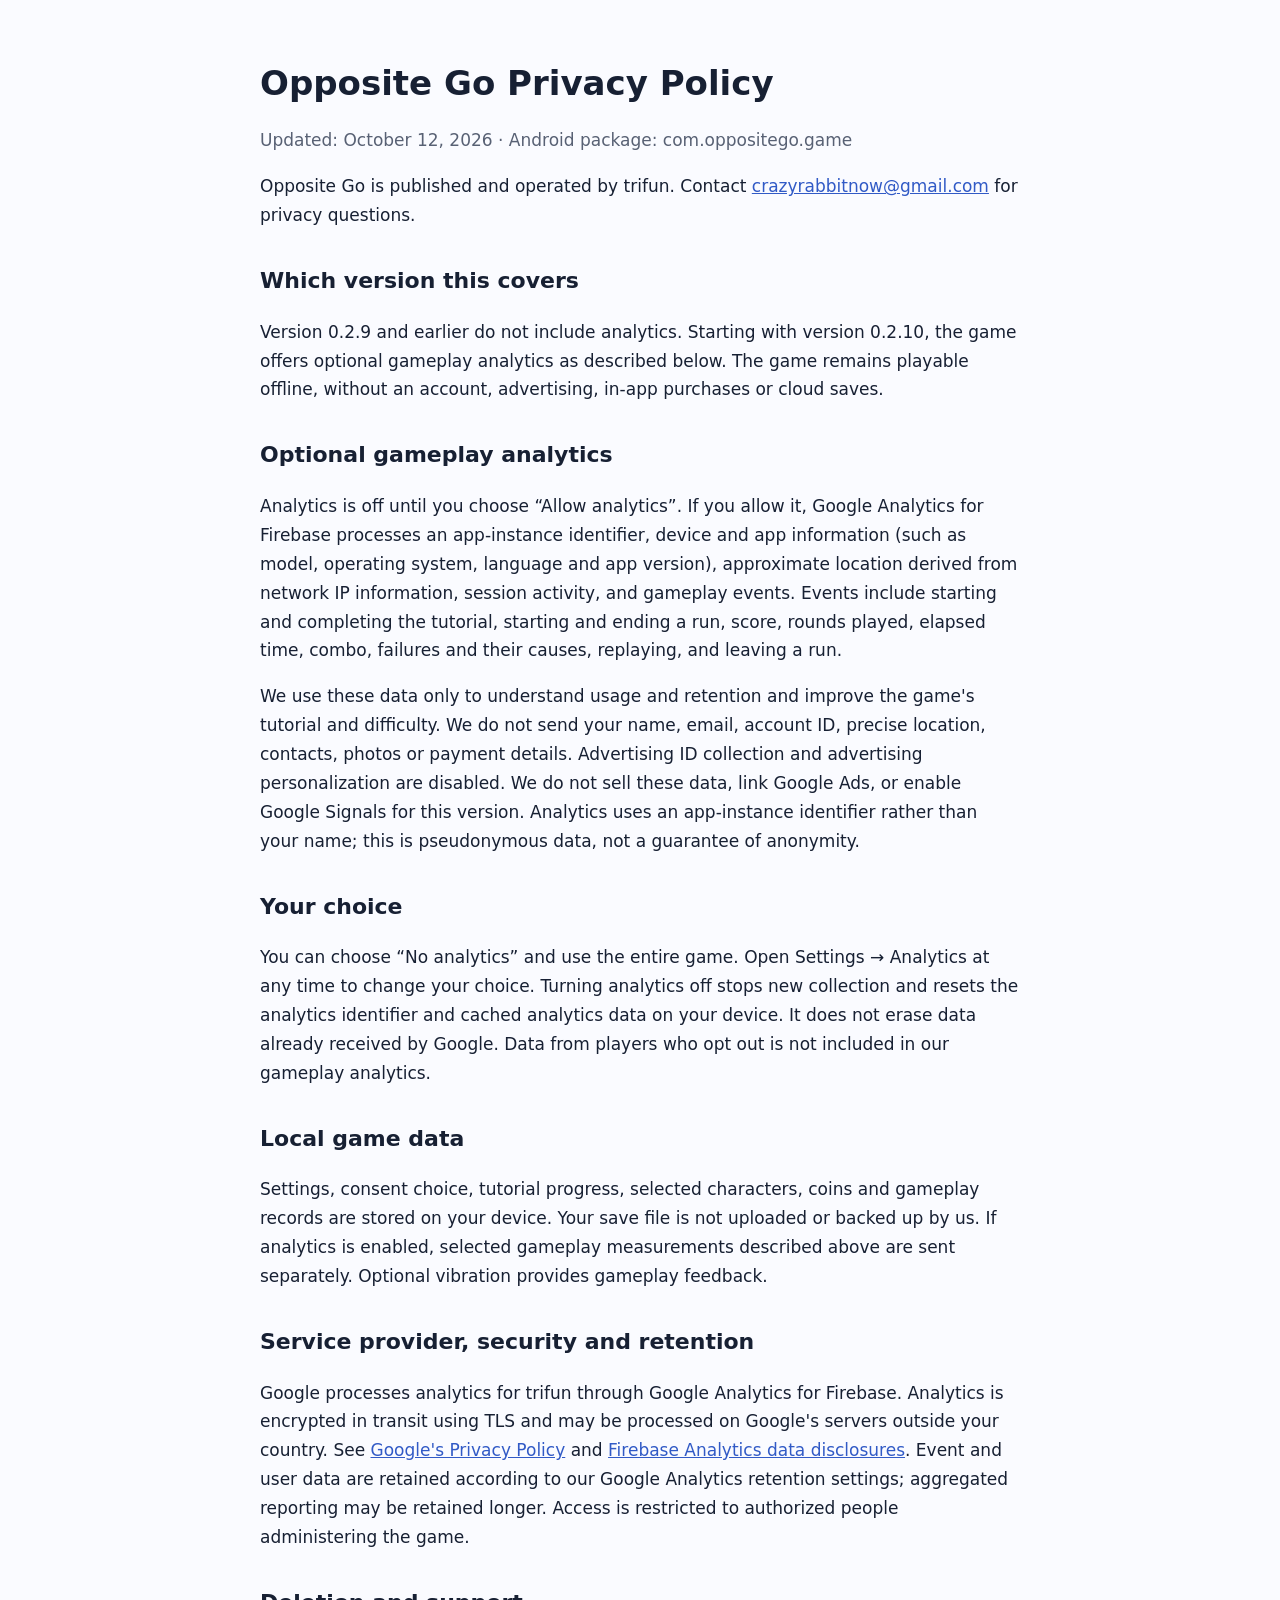
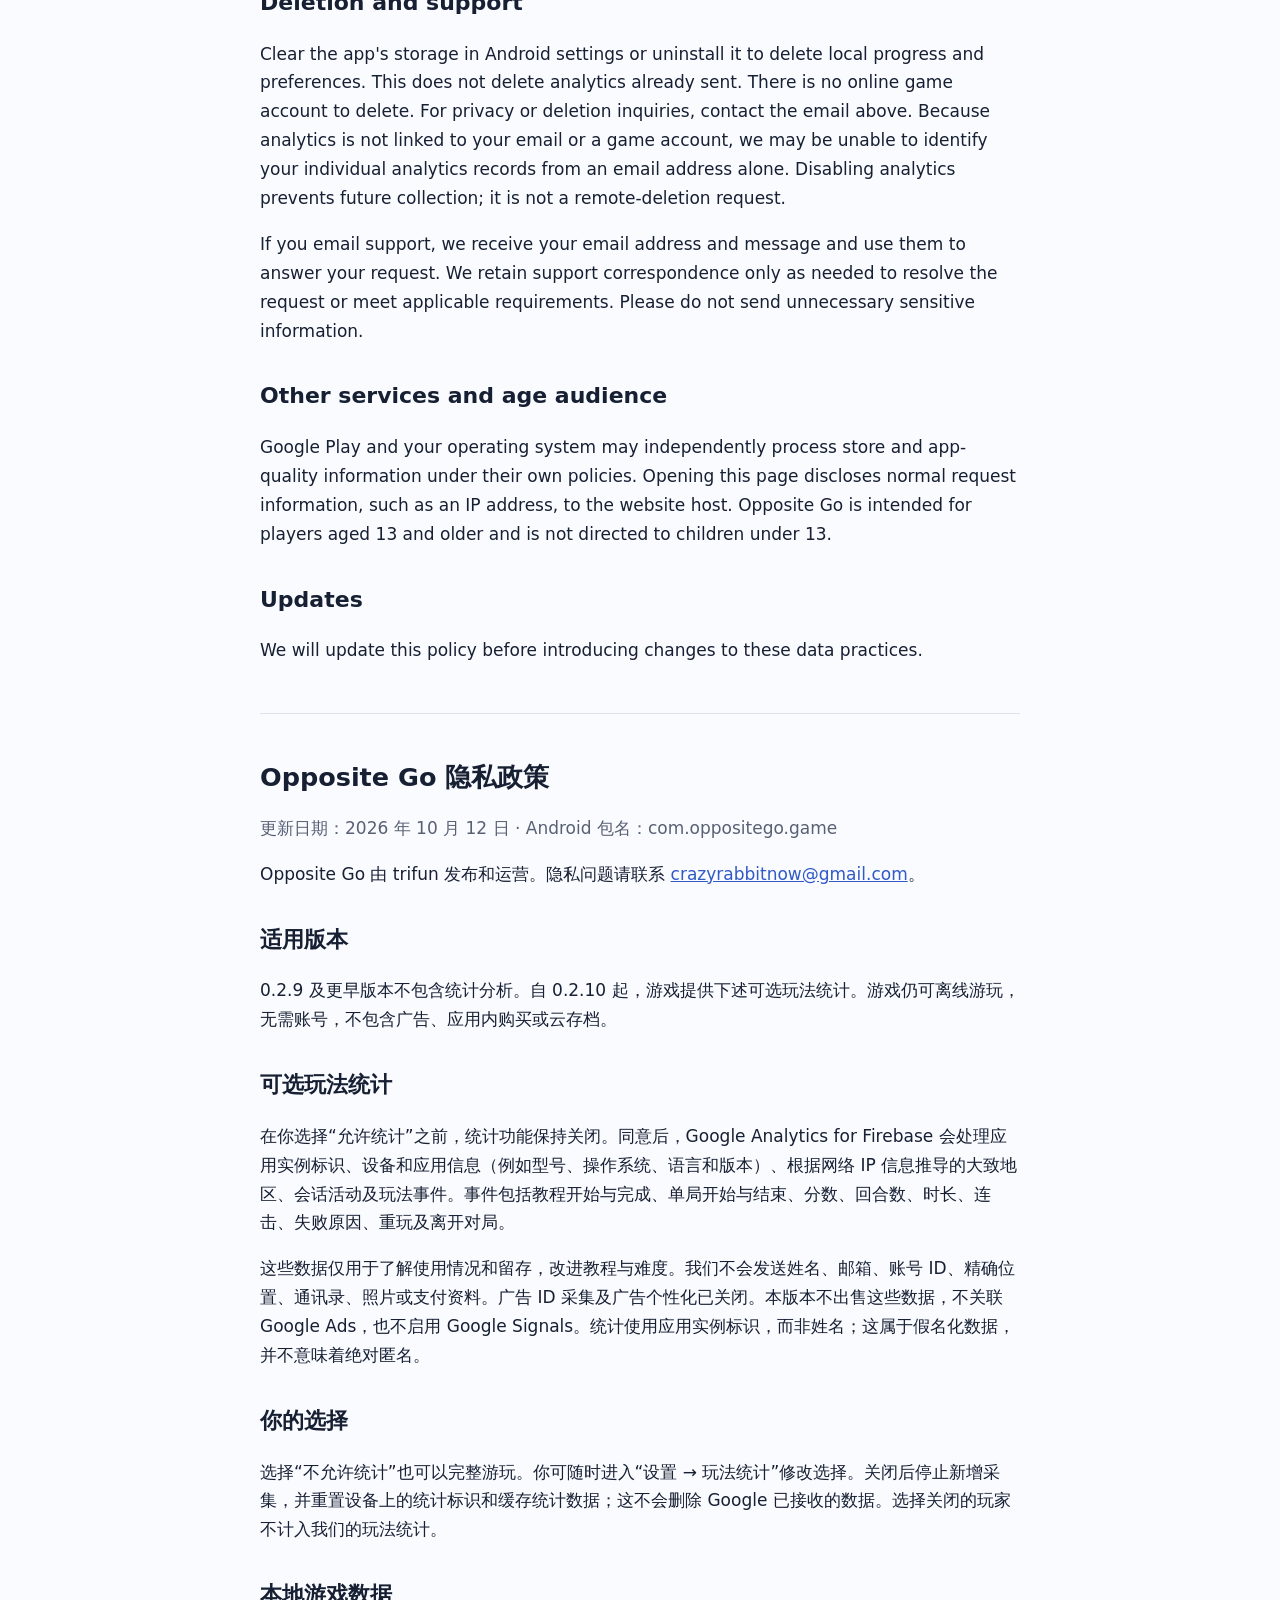
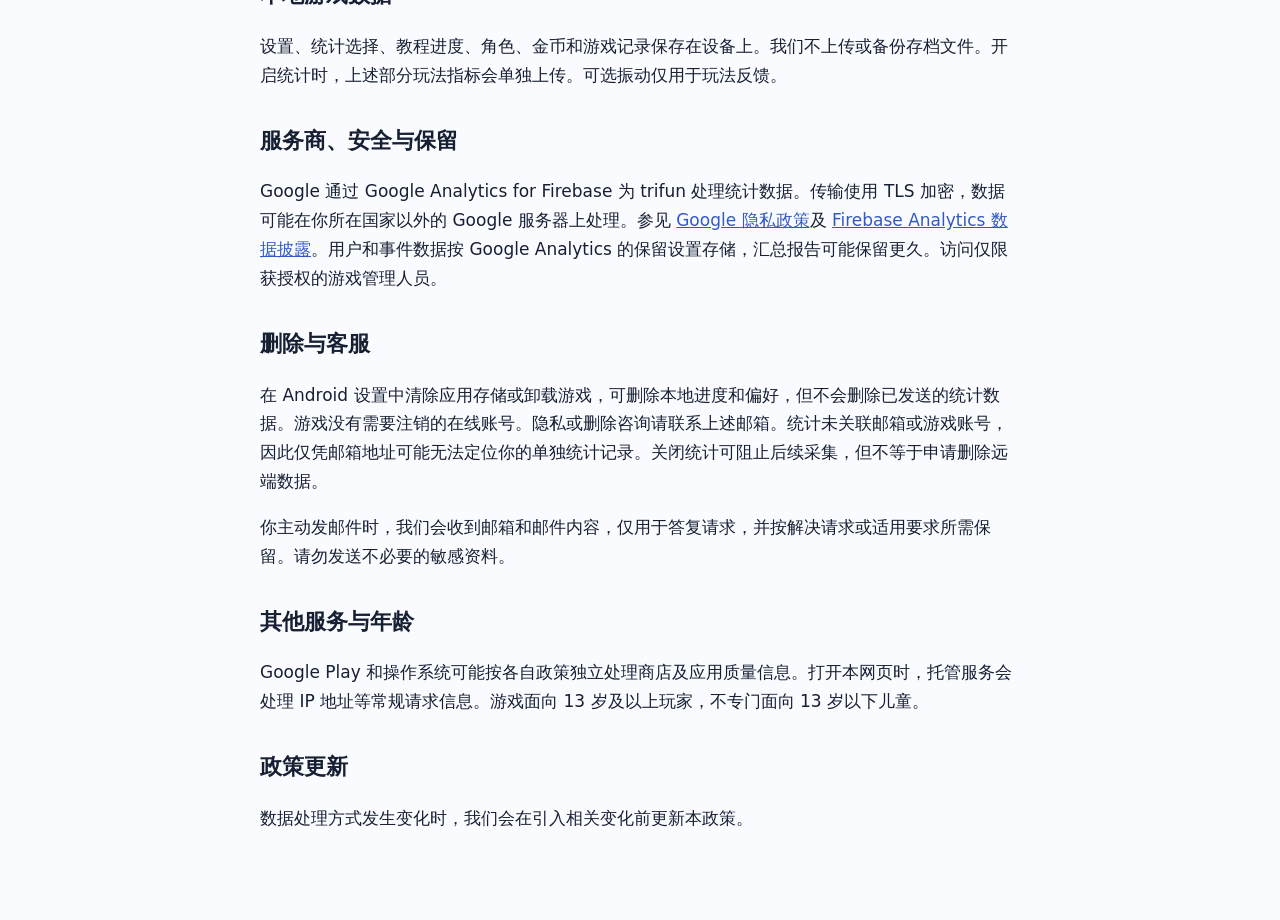
<file: opposite-go-privacy.html>
<!doctype html>
<html lang="en">
<head>
<meta charset="utf-8">
<meta name="viewport" content="width=device-width, initial-scale=1">
<title>Opposite Go Privacy Policy — trifun</title>
<meta name="description" content="Privacy policy for the Opposite Go Android game, package com.oppositego.game.">
<style>body{font:17px/1.7 system-ui,sans-serif;color:#172033;background:#fafbff;margin:0}main{max-width:760px;margin:auto;padding:40px 24px 70px}h1{line-height:1.2}h2{margin-top:32px;font-size:22px}a{color:#315ac6;overflow-wrap:anywhere}.note{color:#586174}hr{border:0;border-top:1px solid #dce1ec;margin:48px 0}</style>
</head>
<body><main>
<h1>Opposite Go Privacy Policy</h1>
<p class="note">Updated: October 12, 2026 · Android package: com.oppositego.game</p>
<p>Opposite Go is published and operated by trifun. Contact <a href="mailto:crazyrabbitnow@gmail.com">crazyrabbitnow@gmail.com</a> for privacy questions.</p>
<h2>Which version this covers</h2>
<p>Version 0.2.9 and earlier do not include analytics. Starting with version 0.2.10, the game offers optional gameplay analytics as described below. The game remains playable offline, without an account, advertising, in-app purchases or cloud saves.</p>
<h2>Optional gameplay analytics</h2>
<p>Analytics is off until you choose “Allow analytics”. If you allow it, Google Analytics for Firebase processes an app-instance identifier, device and app information (such as model, operating system, language and app version), approximate location derived from network IP information, session activity, and gameplay events. Events include starting and completing the tutorial, starting and ending a run, score, rounds played, elapsed time, combo, failures and their causes, replaying, and leaving a run.</p>
<p>We use these data only to understand usage and retention and improve the game's tutorial and difficulty. We do not send your name, email, account ID, precise location, contacts, photos or payment details. Advertising ID collection and advertising personalization are disabled. We do not sell these data, link Google Ads, or enable Google Signals for this version. Analytics uses an app-instance identifier rather than your name; this is pseudonymous data, not a guarantee of anonymity.</p>
<h2>Your choice</h2>
<p>You can choose “No analytics” and use the entire game. Open Settings → Analytics at any time to change your choice. Turning analytics off stops new collection and resets the analytics identifier and cached analytics data on your device. It does not erase data already received by Google. Data from players who opt out is not included in our gameplay analytics.</p>
<h2>Local game data</h2>
<p>Settings, consent choice, tutorial progress, selected characters, coins and gameplay records are stored on your device. Your save file is not uploaded or backed up by us. If analytics is enabled, selected gameplay measurements described above are sent separately. Optional vibration provides gameplay feedback.</p>
<h2>Service provider, security and retention</h2>
<p>Google processes analytics for trifun through Google Analytics for Firebase. Analytics is encrypted in transit using TLS and may be processed on Google's servers outside your country. See <a href="https://policies.google.com/privacy">Google's Privacy Policy</a> and <a href="https://support.google.com/analytics/answer/11582702">Firebase Analytics data disclosures</a>. Event and user data are retained according to our Google Analytics retention settings; aggregated reporting may be retained longer. Access is restricted to authorized people administering the game.</p>
<h2>Deletion and support</h2>
<p>Clear the app's storage in Android settings or uninstall it to delete local progress and preferences. This does not delete analytics already sent. There is no online game account to delete. For privacy or deletion inquiries, contact the email above. Because analytics is not linked to your email or a game account, we may be unable to identify your individual analytics records from an email address alone. Disabling analytics prevents future collection; it is not a remote-deletion request.</p>
<p>If you email support, we receive your email address and message and use them to answer your request. We retain support correspondence only as needed to resolve the request or meet applicable requirements. Please do not send unnecessary sensitive information.</p>
<h2>Other services and age audience</h2>
<p>Google Play and your operating system may independently process store and app-quality information under their own policies. Opening this page discloses normal request information, such as an IP address, to the website host. Opposite Go is intended for players aged 13 and older and is not directed to children under 13.</p>
<h2>Updates</h2>
<p>We will update this policy before introducing changes to these data practices.</p>
<hr><section lang="zh-CN">
<h1>Opposite Go 隐私政策</h1>
<p class="note">更新日期：2026 年 10 月 12 日 · Android 包名：com.oppositego.game</p>
<p>Opposite Go 由 trifun 发布和运营。隐私问题请联系 <a href="mailto:crazyrabbitnow@gmail.com">crazyrabbitnow@gmail.com</a>。</p>
<h2>适用版本</h2>
<p>0.2.9 及更早版本不包含统计分析。自 0.2.10 起，游戏提供下述可选玩法统计。游戏仍可离线游玩，无需账号，不包含广告、应用内购买或云存档。</p>
<h2>可选玩法统计</h2>
<p>在你选择“允许统计”之前，统计功能保持关闭。同意后，Google Analytics for Firebase 会处理应用实例标识、设备和应用信息（例如型号、操作系统、语言和版本）、根据网络 IP 信息推导的大致地区、会话活动及玩法事件。事件包括教程开始与完成、单局开始与结束、分数、回合数、时长、连击、失败原因、重玩及离开对局。</p>
<p>这些数据仅用于了解使用情况和留存，改进教程与难度。我们不会发送姓名、邮箱、账号 ID、精确位置、通讯录、照片或支付资料。广告 ID 采集及广告个性化已关闭。本版本不出售这些数据，不关联 Google Ads，也不启用 Google Signals。统计使用应用实例标识，而非姓名；这属于假名化数据，并不意味着绝对匿名。</p>
<h2>你的选择</h2>
<p>选择“不允许统计”也可以完整游玩。你可随时进入“设置 → 玩法统计”修改选择。关闭后停止新增采集，并重置设备上的统计标识和缓存统计数据；这不会删除 Google 已接收的数据。选择关闭的玩家不计入我们的玩法统计。</p>
<h2>本地游戏数据</h2>
<p>设置、统计选择、教程进度、角色、金币和游戏记录保存在设备上。我们不上传或备份存档文件。开启统计时，上述部分玩法指标会单独上传。可选振动仅用于玩法反馈。</p>
<h2>服务商、安全与保留</h2>
<p>Google 通过 Google Analytics for Firebase 为 trifun 处理统计数据。传输使用 TLS 加密，数据可能在你所在国家以外的 Google 服务器上处理。参见 <a href="https://policies.google.com/privacy">Google 隐私政策</a>及 <a href="https://support.google.com/analytics/answer/11582702">Firebase Analytics 数据披露</a>。用户和事件数据按 Google Analytics 的保留设置存储，汇总报告可能保留更久。访问仅限获授权的游戏管理人员。</p>
<h2>删除与客服</h2>
<p>在 Android 设置中清除应用存储或卸载游戏，可删除本地进度和偏好，但不会删除已发送的统计数据。游戏没有需要注销的在线账号。隐私或删除咨询请联系上述邮箱。统计未关联邮箱或游戏账号，因此仅凭邮箱地址可能无法定位你的单独统计记录。关闭统计可阻止后续采集，但不等于申请删除远端数据。</p>
<p>你主动发邮件时，我们会收到邮箱和邮件内容，仅用于答复请求，并按解决请求或适用要求所需保留。请勿发送不必要的敏感资料。</p>
<h2>其他服务与年龄</h2>
<p>Google Play 和操作系统可能按各自政策独立处理商店及应用质量信息。打开本网页时，托管服务会处理 IP 地址等常规请求信息。游戏面向 13 岁及以上玩家，不专门面向 13 岁以下儿童。</p>
<h2>政策更新</h2>
<p>数据处理方式发生变化时，我们会在引入相关变化前更新本政策。</p>
</section></main></body></html>
</file>
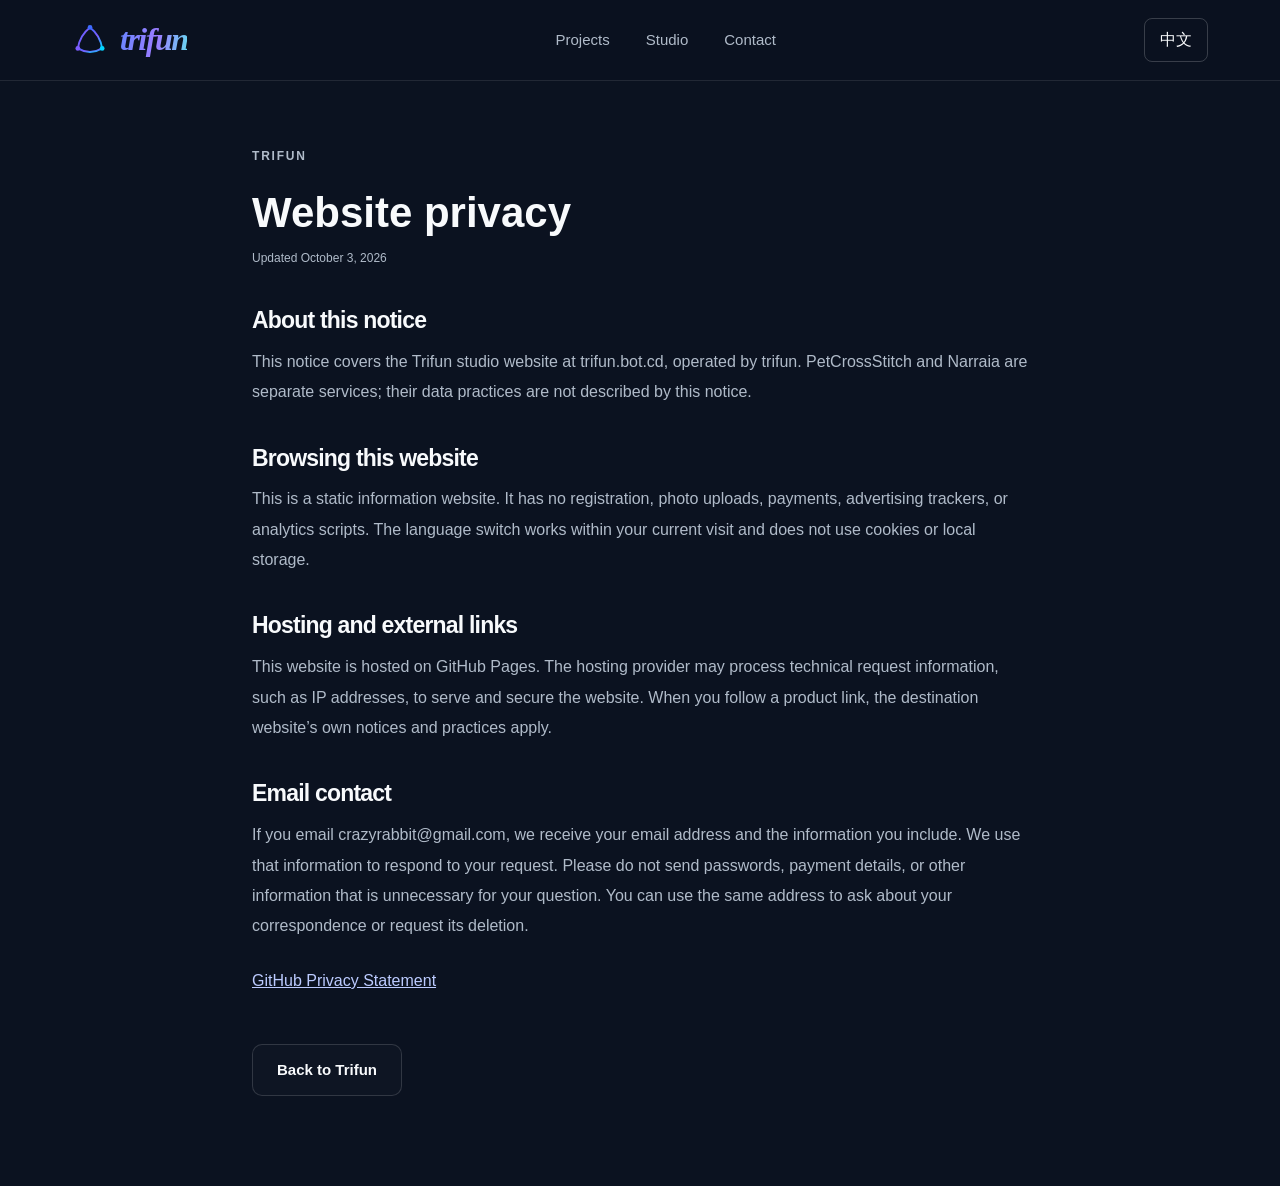
<file: privacy.html>
<!doctype html><html lang="en"><head><meta charset="UTF-8"><meta name="viewport" content="width=device-width, initial-scale=1">
<meta name="google-site-verification" content="fvUn4S6JW9ib2L2KeIVXr1EP-e-SXwjg8gh4dw78Oks">
<title>Website privacy — Trifun</title>
<meta name="description" content="How the Trifun studio website handles browsing information and email contact.">
<meta property="og:title" content="Website privacy — Trifun"><meta property="og:description" content="Information about browsing and contacting the Trifun studio website."><meta property="og:type" content="website"><meta property="og:url" content="https://trifun.bot.cd/privacy.html"><meta name="theme-color" content="#0b1220"><link rel="canonical" href="https://trifun.bot.cd/privacy.html"><link rel="icon" href="data:image/svg+xml,%3Csvg xmlns='http://www.w3.org/2000/svg' viewBox='0 0 240 240'%3E%3Cdefs%3E%3ClinearGradient id='g' x1='0' y1='0' x2='1' y2='1'%3E%3Cstop offset='0' stop-color='%233E6BFF'/%3E%3Cstop offset='0.5' stop-color='%237C5CFF'/%3E%3Cstop offset='1' stop-color='%2300D4FF'/%3E%3C/linearGradient%3E%3C/defs%3E%3Cpath d='M120 36 Q 52 88, 39 176' stroke='url(%23g)' stroke-width='13' stroke-linecap='round' fill='none'/%3E%3Cpath d='M39 176 Q 120 224, 201 176' stroke='url(%23g)' stroke-width='13' stroke-linecap='round' fill='none'/%3E%3Cpath d='M201 176 Q 188 88, 120 36' stroke='url(%23g)' stroke-width='13' stroke-linecap='round' fill='none'/%3E%3Ccircle cx='120' cy='36' r='16' fill='%233E6BFF'/%3E%3Ccircle cx='39' cy='176' r='16' fill='%237C5CFF'/%3E%3Ccircle cx='201' cy='176' r='16' fill='%2300D4FF'/%3E%3C/svg%3E" /><link rel="stylesheet" href="styles.css"><script src="site.js" defer></script></head><body><a class="skip-link" href="#main"><span data-en="Skip to content" data-zh="跳到正文" >Skip to content</span></a><header><div class="container header-inner"><a href="index.html" class="logo-group" aria-label="Trifun home"><svg class="logo-svg" viewBox="0 0 240 240" fill="none" xmlns="http://www.w3.org/2000/svg">
        <defs>
          <linearGradient id="headerLogoGrad" x1="0" y1="0" x2="1" y2="1">
            <stop offset="0" stop-color="#3E6BFF"/>
            <stop offset="0.5" stop-color="#7C5CFF"/>
            <stop offset="1" stop-color="#00D4FF"/>
          </linearGradient>
        </defs>
        <path d="M120 36 Q 52 88, 39 176" stroke="url(#headerLogoGrad)" stroke-width="13" stroke-linecap="round"/>
        <path d="M39 176 Q 120 224, 201 176" stroke="url(#headerLogoGrad)" stroke-width="13" stroke-linecap="round"/>
        <path d="M201 176 Q 188 88, 120 36" stroke="url(#headerLogoGrad)" stroke-width="13" stroke-linecap="round"/>
        <circle cx="120" cy="36" r="16" fill="#3E6BFF"/>
        <circle cx="39" cy="176" r="16" fill="#7C5CFF"/>
        <circle cx="201" cy="176" r="16" fill="#00D4FF"/>
      </svg><span class="wordmark">trifun</span></a><nav class="desktop" aria-label="Main navigation"><a href="index.html#projects" class=""><span data-en="Projects" data-zh="项目" >Projects</span></a><a href="index.html#studio" class=""><span data-en="Studio" data-zh="工作室" >Studio</span></a><a href="index.html#contact" class=""><span data-en="Contact" data-zh="联系" >Contact</span></a></nav><div class="header-actions"><button id="language" type="button" aria-label="切换为中文">中文</button><button class="burger" id="burgerBtn" type="button" aria-label="Menu" aria-expanded="false" aria-controls="mobileMenu"><span></span><span></span><span></span></button></div></div><nav class="container mobile-menu" id="mobileMenu" aria-label="Mobile navigation" hidden><a href="index.html#projects" class=""><span data-en="Projects" data-zh="项目" >Projects</span></a><a href="index.html#studio" class=""><span data-en="Studio" data-zh="工作室" >Studio</span></a><a href="index.html#contact" class=""><span data-en="Contact" data-zh="联系" >Contact</span></a></nav></header><main id="main" class="container privacy-content"><p class="eyebrow">TRIFUN</p><h1 data-en="Website privacy" data-zh="网站隐私说明" >Website privacy</h1><p data-en="Updated October 3, 2026" data-zh="更新于 2026 年 10 月 3 日" class="project-note">Updated October 3, 2026</p><section><h2 data-en="About this notice" data-zh="关于本说明" >About this notice</h2><p data-en="This notice covers the Trifun studio website at trifun.bot.cd, operated by trifun. PetCrossStitch and Narraia are separate services; their data practices are not described by this notice." data-zh="本说明适用于trifun 运营的 trifun 工作室网站 trifun.bot.cd。PetCrossStitch 和 Narraia 是独立产品，本说明不涵盖它们的数据处理方式。" >This notice covers the Trifun studio website at trifun.bot.cd, operated by trifun. PetCrossStitch and Narraia are separate services; their data practices are not described by this notice.</p></section><section><h2 data-en="Browsing this website" data-zh="浏览本网站" >Browsing this website</h2><p data-en="This is a static information website. It has no registration, photo uploads, payments, advertising trackers, or analytics scripts. The language switch works within your current visit and does not use cookies or local storage." data-zh="本站为静态介绍网站，不提供注册、照片上传或支付功能，不嵌入广告追踪或统计脚本。语言切换仅在当前访问中生效，不使用 Cookie 或本地存储。" >This is a static information website. It has no registration, photo uploads, payments, advertising trackers, or analytics scripts. The language switch works within your current visit and does not use cookies or local storage.</p></section><section><h2 data-en="Hosting and external links" data-zh="网站托管与外部链接" >Hosting and external links</h2><p data-en="This website is hosted on GitHub Pages. The hosting provider may process technical request information, such as IP addresses, to serve and secure the website. When you follow a product link, the destination website’s own notices and practices apply." data-zh="本站由 GitHub Pages 托管。托管服务商可能处理 IP 地址等技术请求信息，以提供网站服务及保障安全。点击产品链接后，你将进入独立网站，其数据处理以该网站的说明为准。" >This website is hosted on GitHub Pages. The hosting provider may process technical request information, such as IP addresses, to serve and secure the website. When you follow a product link, the destination website’s own notices and practices apply.</p></section><section><h2 data-en="Email contact" data-zh="邮件联系" >Email contact</h2><p data-en="If you email crazyrabbit@gmail.com, we receive your email address and the information you include. We use that information to respond to your request. Please do not send passwords, payment details, or other information that is unnecessary for your question. You can use the same address to ask about your correspondence or request its deletion." data-zh="向 crazyrabbit@gmail.com 发邮件时，我们会收到你的邮箱地址和邮件内容，并用于处理及回复你的请求。请勿发送密码、支付资料或与问题无关的敏感信息。你也可以通过该邮箱询问相关邮件信息或提出删除请求。" >If you email crazyrabbit@gmail.com, we receive your email address and the information you include. We use that information to respond to your request. Please do not send passwords, payment details, or other information that is unnecessary for your question. You can use the same address to ask about your correspondence or request its deletion.</p></section><p><a class="text-link" href="https://docs.github.com/en/site-policy/privacy-policies/github-general-privacy-statement"><span data-en="GitHub Privacy Statement" data-zh="GitHub 隐私声明" >GitHub Privacy Statement</span></a></p><a href="index.html" class="btn btn-secondary"><span data-en="Back to Trifun" data-zh="返回 Trifun" >Back to Trifun</span></a></main></body></html>
</file>
<file: styles.css>
:root{color-scheme:dark;--ink:#0b1220;--surface:#13202e;--white:#f8fafc;--muted:#b0bbc9;--line:#ffffff19;--blue:#3e6bff;--violet:#7c5cff;--cyan:#64ddf0;--gradient:linear-gradient(100deg,#6687ff,#9b7cff 55%,#64ddf0)}
*{box-sizing:border-box}html{scroll-behavior:smooth;scroll-padding-top:105px}body{margin:0;background:var(--ink);color:var(--white);font-family:Inter,-apple-system,BlinkMacSystemFont,"Segoe UI","PingFang SC","Microsoft YaHei",sans-serif;line-height:1.6;-webkit-font-smoothing:antialiased}a{color:inherit;text-decoration:none}button{font:inherit}img{display:block;max-width:100%}figure,p,h1,h2,h3{margin:0}a,button{-webkit-tap-highlight-color:transparent}a:focus-visible,button:focus-visible{outline:3px solid var(--cyan);outline-offset:5px;border-radius:5px}.container{max-width:1200px;margin-inline:auto;padding-inline:32px}.skip-link{position:fixed;top:8px;left:12px;transform:translateY(-180%);z-index:500;background:white;color:#0b1220;padding:12px 18px}.skip-link:focus{transform:none}
header{position:sticky;top:0;z-index:100;background:#0b1220ed;backdrop-filter:blur(12px);border-bottom:1px solid var(--line)}.header-inner{height:80px;display:flex;align-items:center;justify-content:space-between;gap:24px}.logo-group{display:flex;align-items:center;gap:12px}.logo-svg{width:36px;height:36px}.wordmark{font-family:Georgia,serif;font-style:italic;font-weight:700;font-size:32px;letter-spacing:-1.5px;background:var(--gradient);background-clip:text;-webkit-background-clip:text;color:transparent}.desktop{display:flex;gap:36px}.desktop a{font-size:15px;color:var(--muted);padding-block:12px}.desktop a:hover{color:white}.header-actions{display:flex;gap:16px;align-items:center}#language{color:var(--white);background:transparent;border:1px solid #ffffff30;border-radius:8px;min-width:64px;min-height:44px;padding:7px 13px;cursor:pointer}#language:hover{background:#ffffff0c}.burger{display:none;background:transparent;border:0;min-width:44px;min-height:44px;padding:10px;cursor:pointer}.burger span{display:block;width:22px;height:2px;margin:5px 0;background:var(--white)}.mobile-menu[hidden]{display:none}.mobile-menu{padding-block:10px 18px;display:flex;flex-direction:column}.mobile-menu a{padding:12px 0;border-top:1px solid var(--line)}
.hero{text-align:center;padding-top:88px;padding-bottom:64px;position:relative;background:radial-gradient(ellipse at 50% 25%,#7c5cff0f,transparent 65%)}.eyebrow{font-size:12px;letter-spacing:.15em;line-height:1.6;font-weight:700;color:var(--cyan);margin-bottom:20px}.hero h1{font-size:clamp(36px,4.5vw,61px);letter-spacing:-.047em;line-height:1.13;font-weight:750}.gradient{background:var(--gradient);background-clip:text;-webkit-background-clip:text;color:transparent}.hero-sub{font-size:18px;line-height:1.8;max-width:650px;margin:26px auto 30px;color:var(--muted)}.cta-row{display:flex;justify-content:center;flex-wrap:wrap;gap:14px}.btn{min-height:48px;display:inline-flex;align-items:center;justify-content:center;border-radius:10px;padding:13px 24px;font-size:15px;font-weight:650;transition:background .2s,box-shadow .2s}.btn-primary{background:linear-gradient(100deg,#3e61e8,#7250e8);box-shadow:0 8px 26px #563fc92b}.btn-primary:hover{box-shadow:0 8px 30px #7250e855}.btn-secondary{border:1px solid #ffffff25;background:#ffffff04}.btn-secondary:hover{background:#ffffff0c}.hero-note{font-size:13px;color:#9dabc0;margin-top:24px}.section{padding-block:72px}.section-heading{display:flex;justify-content:space-between;align-items:flex-end;gap:30px;margin-bottom:32px}.section-heading .eyebrow{margin-bottom:10px}h2{font-size:34px;line-height:1.25;letter-spacing:-.035em}.section-heading>p{max-width:230px;font-size:14px;color:var(--muted)}.anchor-alias{display:block;position:relative;top:-100px}.project-grid{display:grid;grid-template-columns:1fr 1fr;gap:28px}.project-card{min-width:0;border:1px solid var(--line);background:var(--surface);border-radius:20px;overflow:hidden;display:flex;flex-direction:column}.pet-visual,.novel-visual{height:300px;border-bottom:1px solid var(--line)}.pet-visual{display:grid;grid-template-columns:1fr 1fr;background:#f0ebe1;padding:16px 22px 12px;gap:12px;color:#5d5244}.pet-visual figure{display:flex;flex-direction:column;align-items:center;min-width:0;height:100%;overflow:hidden}.pet-visual img{width:100%;height:236px;object-fit:contain}.pet-visual figcaption{font-size:12px;font-weight:600;letter-spacing:.02em;margin-top:8px}.novel-visual{position:relative;background:#122131}.novel-visual>img{width:100%;height:100%;object-fit:cover;object-position:40% center}.novel-visual figcaption{position:absolute;bottom:0;inset-inline:0;padding:36px 22px 16px;background:linear-gradient(transparent,#07101ade);font-size:12px;color:#fff}.project-body{padding:30px;display:flex;flex-direction:column;flex:1}.project-meta{display:flex;align-items:center;justify-content:space-between;gap:10px;font-size:10px;letter-spacing:.08em;color:#b0c1d1;font-weight:600;margin-bottom:18px;flex-wrap:wrap}.status{background:#184342;color:#a6ecdc;padding:5px 9px;border-radius:6px;letter-spacing:0;font-weight:600;font-size:11px}.status.purple{background:#343053;color:#e0d6ff}h3{font-size:30px;letter-spacing:-.04em;line-height:1.2}.project-tagline{font-size:18px;margin-top:13px;color:#edf1f6}.project-description{font-size:15px;line-height:1.85;color:var(--muted);margin-top:14px}.tags{display:flex;flex-wrap:wrap;list-style:none;gap:8px;margin:24px 0 28px;padding:0}.tags li{font-size:11px;border:1px solid #ffffff24;border-radius:6px;padding:5px 8px;color:#ccd7e3}.project-link{display:flex;justify-content:space-between;align-items:center;font-size:15px;font-weight:650;margin-top:auto;padding-block:14px;border-top:1px solid #ffffff26;color:#c9d7ff;min-height:48px}.project-link:hover{color:white}.project-link>span[aria-hidden]{font-size:23px}.project-note{font-size:12px;line-height:1.7;color:#a5b3c4;margin-top:9px}.studio{margin-top:24px;background:#08101a;border-block:1px solid var(--line)}.studio-grid{display:grid;grid-template-columns:1fr 1fr;gap:72px}.studio h2{font-size:39px;line-height:1.3}.studio-copy>p{color:var(--muted);font-size:16px;line-height:1.9;margin-bottom:18px}.entity{border-top:1px solid var(--line);padding-top:24px;margin-top:28px}.entity>span{font-size:10px;letter-spacing:.12em;color:#9bafc5}.entity p{font-size:14px;margin:8px 0}.entity small{font-size:12px;color:#a5b3c4}.contact{text-align:center;max-width:820px;padding-block:90px}.contact>p:not(.eyebrow){max-width:580px;margin:24px auto;color:var(--muted);font-size:16px}.contact h2{font-size:36px}.email-link{display:inline-flex;align-items:center;gap:20px;font-size:clamp(18px,3.2vw,28px);font-weight:600;color:#c8d2ff;border-bottom:1px solid #798fe35e;padding-block:6px;overflow-wrap:anywhere}.email-link:hover{color:white}footer{background:#060c15;border-top:1px solid var(--line);padding-top:40px}.footer-inner{display:flex;justify-content:space-between;align-items:center;gap:24px;padding-bottom:28px}.footer-inner p{font-size:13px;color:#a5b3c4;margin-top:8px}.footer-inner nav{display:flex;gap:24px;flex-wrap:wrap;font-size:13px}.footer-inner nav a{min-height:44px;display:inline-flex;align-items:center;color:#c4cddd}.footer-inner nav a:hover{text-decoration:underline}.bottom-bar{border-top:1px solid var(--line);display:flex;justify-content:space-between;gap:20px;padding-block:20px;font-size:11px;color:#9babc0}.privacy-content{max-width:840px;padding-block:64px 90px}.privacy-content h1{font-size:42px;line-height:1.2}.privacy-content section{margin-top:36px}.privacy-content h2{font-size:23px;margin-bottom:12px}.privacy-content p{color:var(--muted);line-height:1.9}.text-link{color:#bccbff;text-decoration:underline;display:inline-block;padding-block:24px}.privacy-content .btn{margin-top:24px}html[lang="zh-CN"] .hero h1{letter-spacing:-.025em;font-size:clamp(30px,4.3vw,56px)}
@media(min-width:761px){.mobile-menu{display:none}}
@media(max-width:1000px){.section-heading{align-items:flex-start;flex-direction:column;gap:15px}.section-heading>p{max-width:none}.project-body{padding:24px}.studio-grid{gap:36px}.pet-visual,.novel-visual{height:260px}.pet-visual img{height:200px}.tags{gap:6px}.studio h2{font-size:34px}}
@media(max-width:760px){.container{padding-inline:22px}.header-inner{height:72px}.desktop{display:none}.burger{display:block}.header-actions{gap:8px}.hero{padding-top:54px;padding-bottom:38px}.hero h1{font-size:40px}.hero-sub{font-size:16px;line-height:1.8;margin-top:22px}.hero-note{font-size:12px}.section{padding-block:44px}h2{font-size:28px}.project-grid{grid-template-columns:1fr;gap:24px}.project-body{padding:26px}.pet-visual,.novel-visual{height:300px}.pet-visual img{height:236px}.studio{margin-top:16px}.studio-grid{grid-template-columns:1fr;gap:28px}.studio h2{font-size:32px}.studio-copy>p{font-size:15px}.contact{padding-block:64px}.contact h2{font-size:29px}.contact>p:not(.eyebrow){font-size:15px}.footer-inner{align-items:flex-start;flex-direction:column;gap:16px}.footer-inner nav{gap:22px}.bottom-bar{flex-direction:column;gap:8px}.privacy-content h1{font-size:34px}.privacy-content{padding-top:44px}.project-meta{font-size:10px}}
@media(max-width:380px){.container{padding-inline:18px}.hero h1{font-size:34px}.cta-row .btn{width:100%}.project-body{padding:22px}.project-meta{gap:8px}.pet-visual,.novel-visual{height:250px}.pet-visual img{height:190px}.project-tagline{font-size:17px}h3{font-size:27px}.email-link{gap:10px}}
@media(prefers-reduced-motion:reduce){html{scroll-behavior:auto}*,*::before,*::after{transition:none!important}}
</file>
